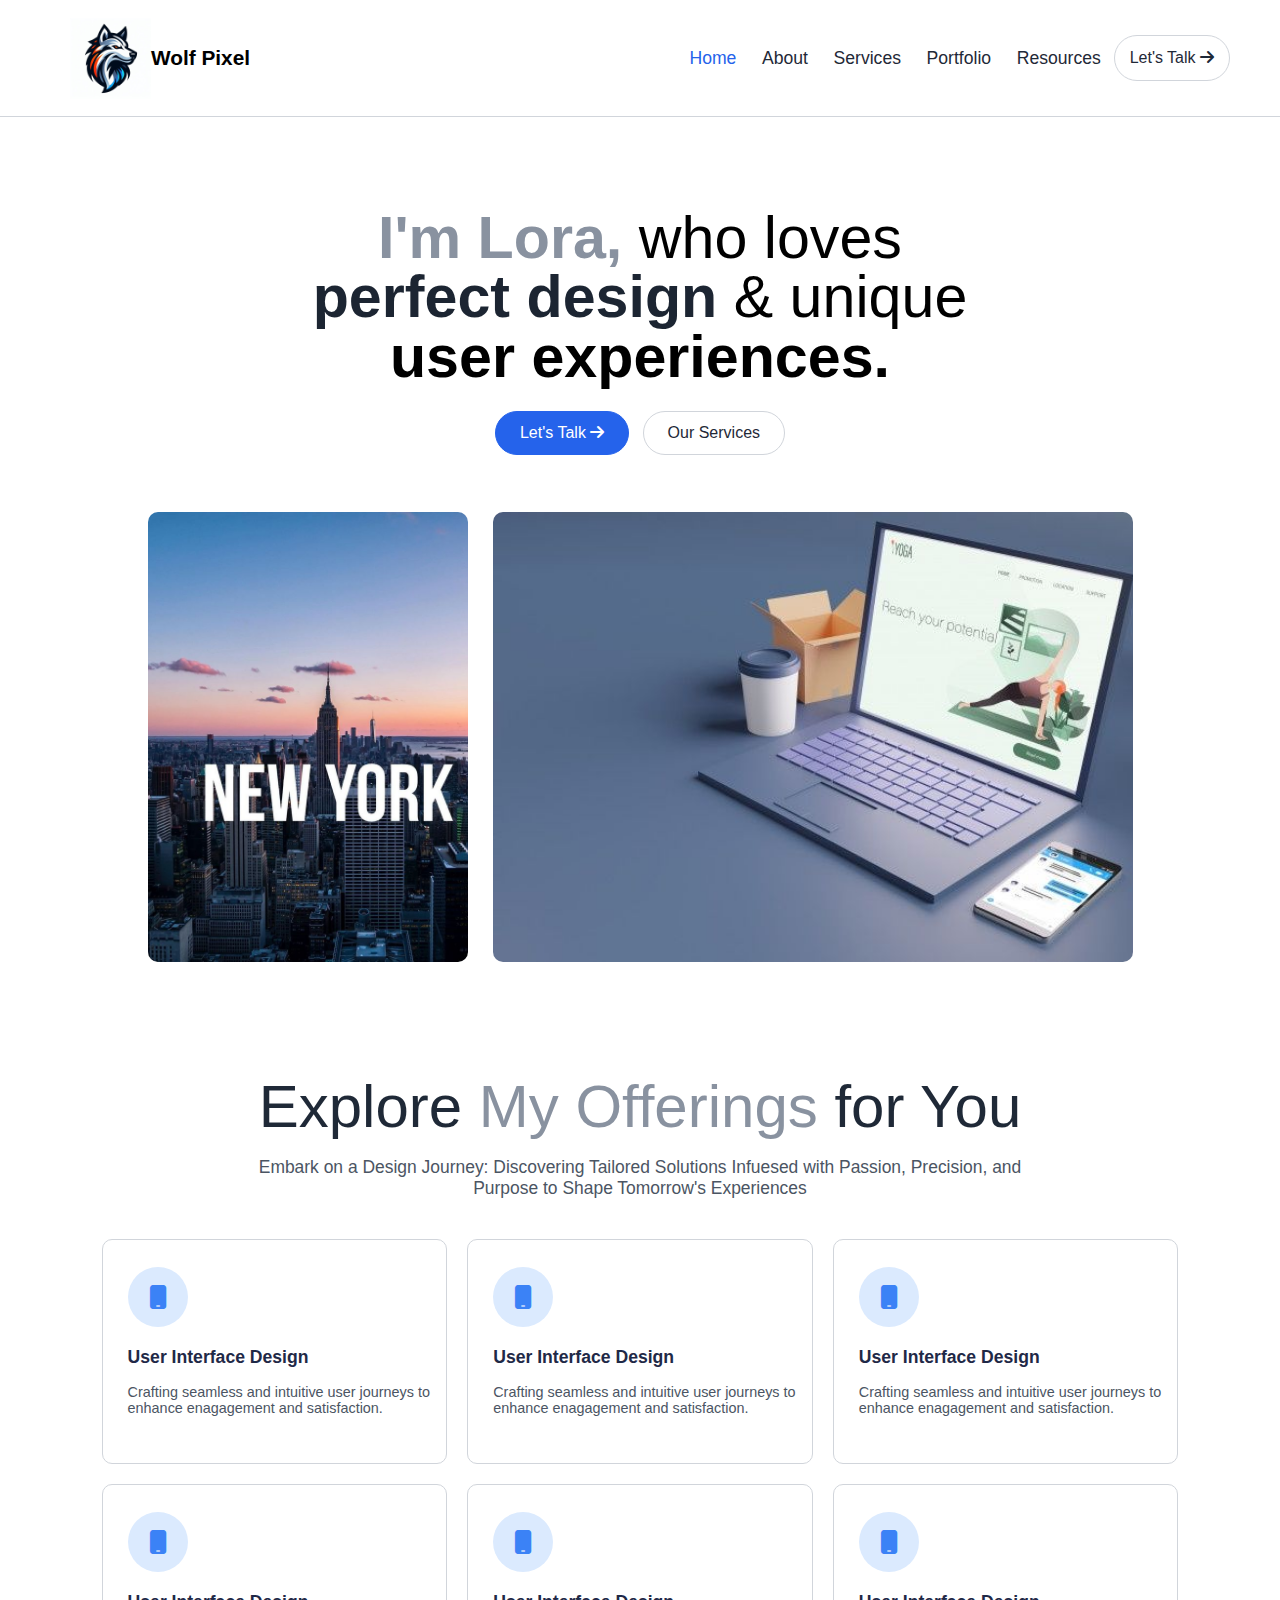
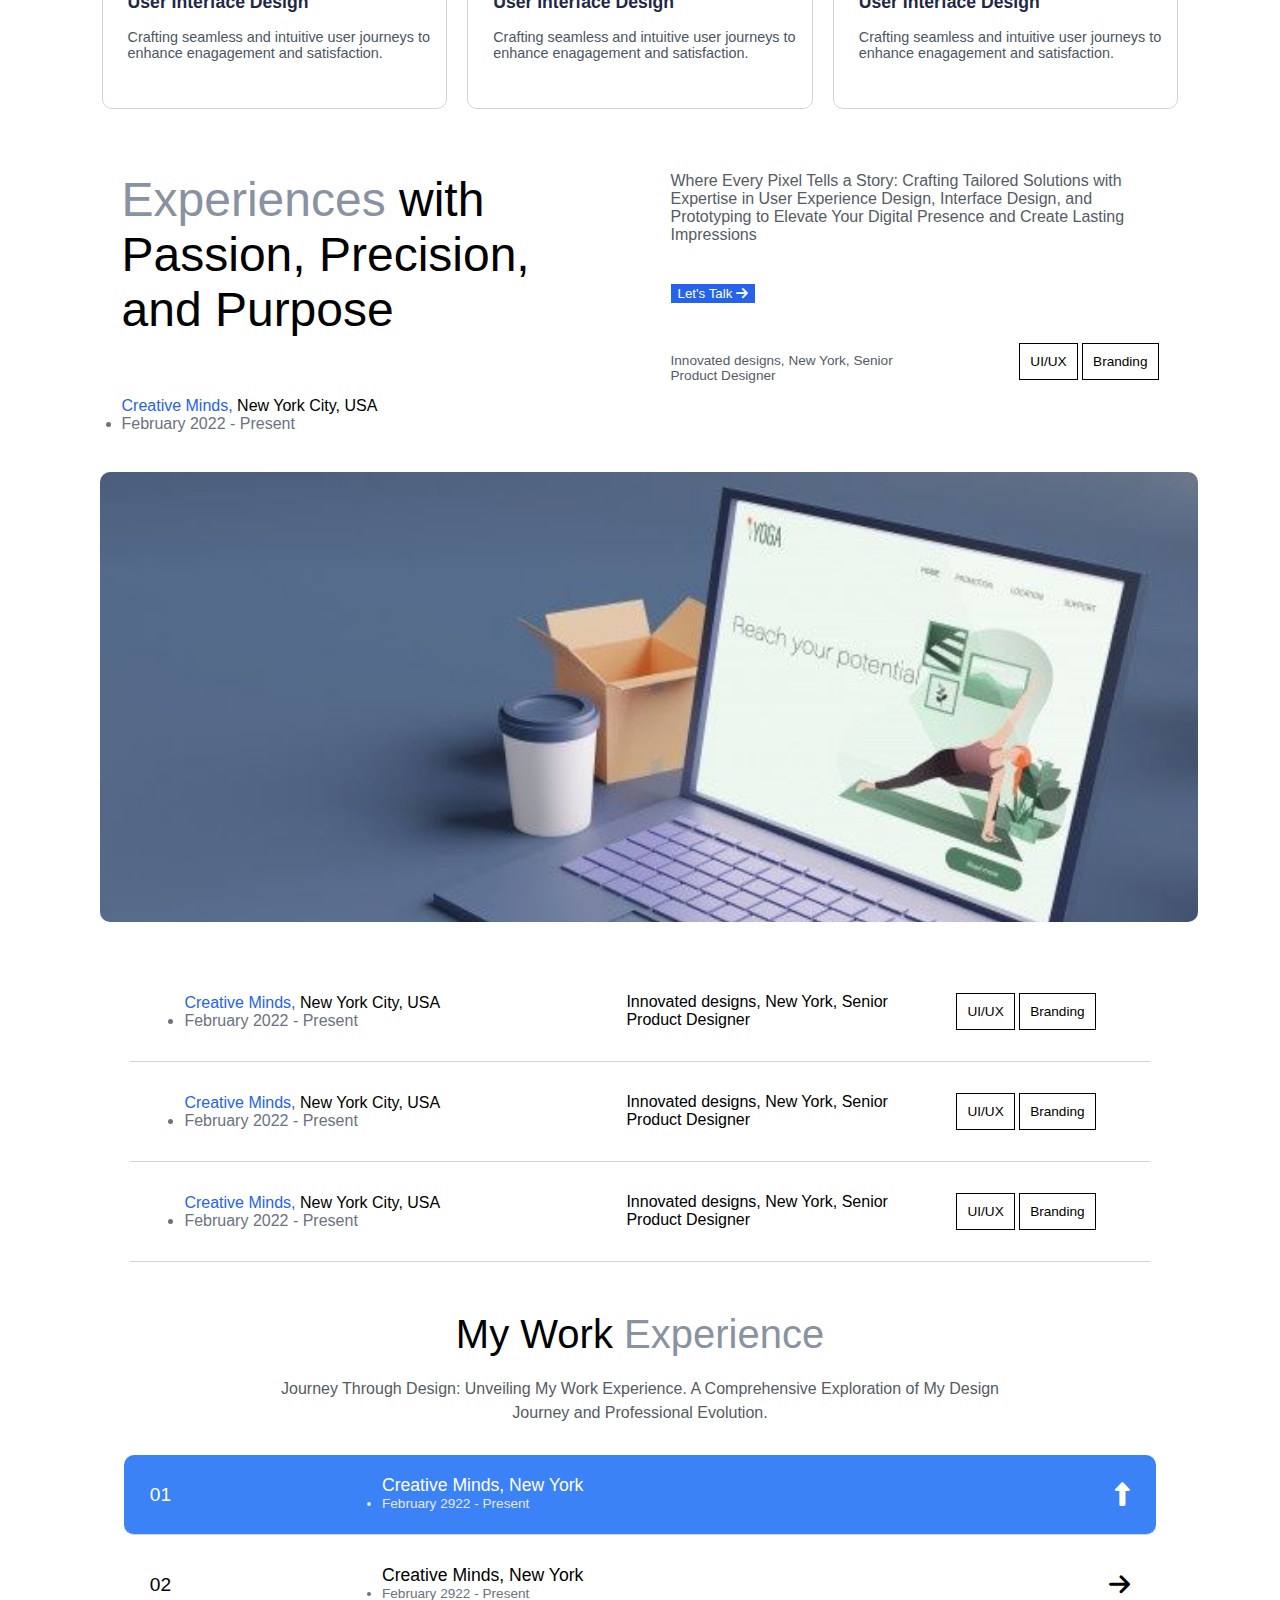
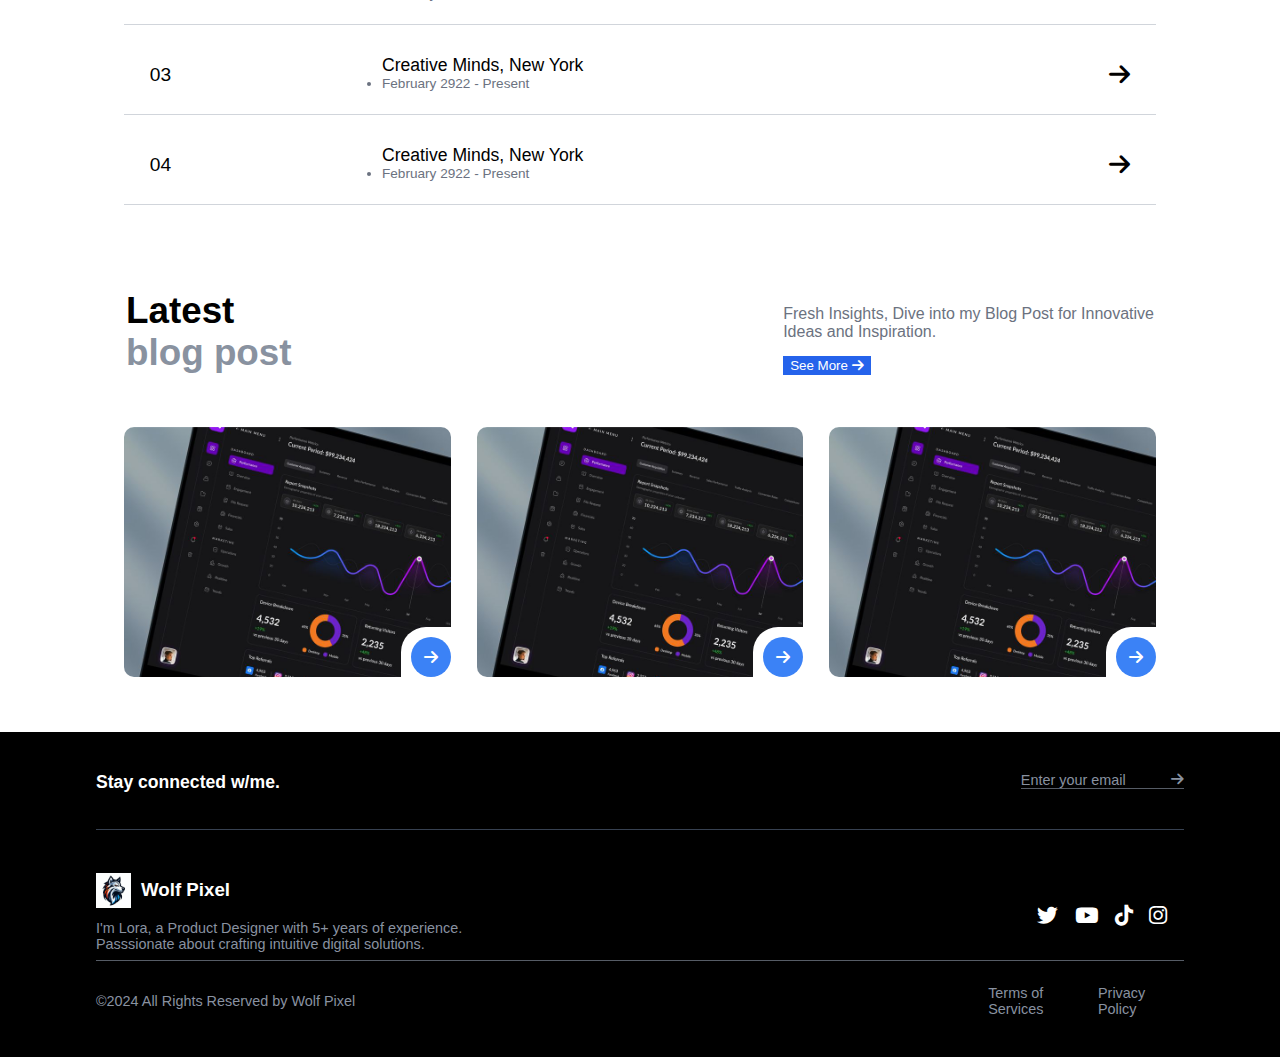
<file: index.html>
<!DOCTYPE html>
<html lang="en">
<head>
    <meta charset="UTF-8">
    <meta name="viewport" content="width=device-width, initial-scale=1.0">
    <title>Create Next App</title>
    <link rel="stylesheet" href="https://cdnjs.cloudflare.com/ajax/libs/font-awesome/6.7.2/css/all.min.css" integrity="sha512-Evv84Mr4kqVGRNSgIGL/F/aIDqQb7xQ2vcrdIwxfjThSH8CSR7PBEakCr51Ck+w+/U6swU2Im1vVX0SVk9ABhg==" crossorigin="anonymous" referrerpolicy="no-referrer" />
    <link rel="stylesheet" href="style.css">
</head>
<body>
    <header>
        <div class="navbar">
            <div class="logo">
                <div class="logo-img"></div>
                Wolf Pixel
            </div>
            <div class="humburger">
                <i class="fa-solid fa-bars"></i>
            </div>
            <ul class="nav-menu">
                <li><a href="index.html" class="active">Home</a></li>
                <li><a href="about.html">About</a></li>
                <li><a href="services.html">Services</a></li>
                <li><a href="portfolio.html">Portfolio</a></li>
                <li><a href="">Resources</a></li>
                    <button class="nav-btn">
                        <a href="contact.html">Let's Talk <i class="fa-solid fa-arrow-right"></i></a>
                    </button> 
            </ul>  
        </div>
    </header>
    <main>
        <div class="intro">
            <h1><span style="color: #8992A0;"> I'm Lora, </span> who loves <br>
                <span style="color: #1C2532">perfect design</span> & unique<br> 
                <span>user experiences.</span></h1>
            <div class="intro-button">
                <button class="btn-1 btn">Let's Talk <i class="fa-solid fa-arrow-right"></i></button>
                <button class="btn-2 btn">Our Services</button>
            </div>
        </div>
        <div class="hero-section">
            <div class="hero-img1 img"></div>
            <div class="hero-img2 img"></div>
        </div>
        <div class="my-offerings">
            <h1>Explore <span style="color:#8992A0;">My Offerings</span> for You</h1>
            <p>Embark on a Design Journey: Discovering Tailored Solutions Infuesed with Passion, Precision, and <br> Purpose to Shape Tomorrow's Experiences</p>
            <div class="offerings-box">
                <div class="box">
                    <div class="box-item">
                        <div class="box-img"><i class="fa-solid fa-mobile"></i></div>
                        <h4>User Interface Design</h4>
                        <p>Crafting seamless and intuitive user journeys to enhance enagagement and satisfaction.</p>
                    </div>
                </div>
                <div class="box">
                    <div class="box-item">
                        <div class="box-img"><i class="fa-solid fa-mobile"></i></div>
                        <h4>User Interface Design</h4>
                        <p>Crafting seamless and intuitive user journeys to enhance enagagement and satisfaction.</p>
                    </div>
                </div>
                <div class="box">
                    <div class="box-item">
                        <div class="box-img"><i class="fa-solid fa-mobile"></i></div>
                        <h4>User Interface Design</h4>
                        <p>Crafting seamless and intuitive user journeys to enhance enagagement and satisfaction.</p>
                    </div>
                </div>
                <div class="box">
                    <div class="box-item">
                        <div class="box-img"><i class="fa-solid fa-mobile"></i></div>
                        <h4>User Interface Design</h4>
                        <p>Crafting seamless and intuitive user journeys to enhance enagagement and satisfaction.</p>
                    </div>
                </div>
                <div class="box">
                    <div class="box-item">
                        <div class="box-img"><i class="fa-solid fa-mobile"></i></div>
                        <h4>User Interface Design</h4>
                        <p>Crafting seamless and intuitive user journeys to enhance enagagement and satisfaction.</p>
                    </div>
                </div>
                <div class="box">
                    <div class="box-item">
                        <div class="box-img"><i class="fa-solid fa-mobile"></i></div>
                        <h4>User Interface Design</h4>
                        <p>Crafting seamless and intuitive user journeys to enhance enagagement and satisfaction.</p>
                    </div>
                </div>
            </div>
        </div>
        <div class="my-experience">
            <div class="exp-box">
                <div class="exp-box1">
                    <h1><span style="color: #8992A0;">Experiences</span> with <br> Passion, Precision,<br>and Purpose</h1>
                    <p><span style="color: #2563EB;">Creative Minds,</span> New York City, USA</p>
                    <li>February 2022 - Present</li>
                </div>
                <div class="exp-box2">
                    <p>Where Every Pixel Tells a Story: Crafting Tailored Solutions with <br> Expertise in User Experience Design, Interface Design, and <br>Prototyping to Elevate Your Digital Presence and Create Lasting Impressions</p>
                    <button class="btn-1 button">
                        <a href="">Let's Talk <i class="fa-solid fa-arrow-right"></i></a>
                    </button> 
                    <div class="exp-box2-items">
                        <p>Innovated designs, New York, Senior<br>Product Designer</p>
                        <div class="exp-btn">
                            <button>UI/UX</button>
                            <button>Branding</button>
                        </div> 
                    </div>
                </div>
            </div>
            
            <div class="exp-img">
            </div>
            <div class="experience">
                <div class="experience-location lst">
                    <p><span style="color: #2563EB;">Creative Minds,</span> New York City, USA</p>
                    <li>February 2022 - Present</li>
                </div>
                <div class="experience-detail">
                    Innovated designs, New York, Senior<br>Product Designer</p>
                    <div class="exp-btn">
                        <button>UI/UX</button>
                        <button>Branding</button>
                    </div>
                </div>      
            </div>
            <div class="experience">
                <div class="experience-location lst">
                    <p><span style="color: #2563EB;">Creative Minds,</span> New York City, USA</p>
                    <li>February 2022 - Present</li>
                </div>
                <div class="experience-detail">
                    Innovated designs, New York, Senior<br>Product Designer</p>
                    <div class="exp-btn">
                        <button>UI/UX</button>
                        <button>Branding</button>
                    </div>
                </div>     
            </div>
            <div class="experience">
                <div class="experience-location lst">
                    <p><span style="color: #2563EB;">Creative Minds,</span> New York City, USA</p>
                    <li>February 2022 - Present</li>
                </div>
                <div class="experience-detail">
                    Innovated designs, New York, Senior<br>Product Designer</p>
                    <div class="exp-btn">
                        <button>UI/UX</button>
                        <button>Branding</button>
                    </div>
                </div>     
            </div>
        </div>
        <div class="my-work">
            <h1>My Work <span style="color:#8992A0;">Experience</span></h1>
            <p>Journey Through Design: Unveiling My Work Experience. A Comprehensive Exploration of My Design <br>
            Journey and Professional Evolution.</p>
            <div class="my-work-list" style="background-color: #3B82F6; color: #ffffff; border-radius: 10px;">
                <div class="work-index">
                    <div class="index">01</div>
                </div>
                <div class="work-address">
                    Creative Minds, New York
                    <li style="color: #E5E7EB;">February 2922 - Present</li>
                </div>
                <div class="work-icon"><i class="fa-solid fa-up-long"></i></div>
            </div>
            <div class="my-work-list">
                <div class="work-index">
                    <div class="index">02</div>
                </div>
                <div class="work-address">
                    Creative Minds, New York
                    <li>February 2922 - Present</li>
                </div>
                <div class="work-icon"><i class="fa-solid fa-arrow-right"></i></div>
            </div>
            <div class="my-work-list">
                <div class="work-index">
                    <div class="index">03</div>
                </div>
                <div class="work-address">
                    Creative Minds, New York
                    <li>February 2922 - Present</li>
                </div>
                <div class="work-icon"><i class="fa-solid fa-arrow-right"></i></div>
            </div>
            <div class="my-work-list">
                <div class="work-index">
                    <div class="index">04</div>
                </div>
                <div class="work-address">
                    Creative Minds, New York
                    <li>February 2922 - Present</li>
                </div>
                <div class="work-icon"><i class="fa-solid fa-arrow-right"></i></div>
            </div>
        </div>  
        <div class="blog-post">
            <div class="blog-text">
                <h1>Latest <br><span style="color: #8992A0;">blog post</span></h1>
                <div class="blog-details">
                    <p>Fresh Insights, Dive into my Blog Post for Innovative <br>
                     Ideas and Inspiration.</p>
                     <button class="btn-1 button">
                        <a href="">See More <i class="fa-solid fa-arrow-right"></i></a>
                    </button>
                </div>
            </div>
            <div class="blog-boxes">
                <div class="blog-box">
                    <div class="blog-icon-outside">
                        <div class="blog-icon">
                            <i class="fa-solid fa-arrow-right"></i>
                        </div>
                    </div>
                </div>
                <div class="blog-box">
                    <div class="blog-icon-outside">
                        <div class="blog-icon">
                            <i class="fa-solid fa-arrow-right"></i>
                        </div>
                    </div>
                </div>
                <div class="blog-box">
                    <div class="blog-icon-outside">
                        <div class="blog-icon">
                            <i class="fa-solid fa-arrow-right"></i>
                        </div>
                    </div>
                </div>
            </div>
        </div>
    </main>
    <footer>
        <div class="footer-1">
            Stay connected w/me.
            <div class="foot-mail">
                <p>Enter your email</p>
                <i class="fa-solid fa-arrow-right"></i>
            </div>
        </div>
        <div class="footer-2">
            <div class="foot-logo-item">
                <div class="item-logo">
                    <div class="foot-logo"></div>
                    <h3>Wolf Pixel</h3>
                </div>
            <p>I'm Lora, a Product Designer with 5+ years of experience. <br>
            Passsionate about crafting intuitive digital solutions.</p>
            </div>
            <div class="foot-icon">
                <i class="fa-brands fa-twitter"></i>
                <i class="fa-brands fa-youtube"></i>
                <i class="fa-brands fa-tiktok"></i>
                <i class="fa-brands fa-instagram"></i>
            </div>
        </div>
        <div class="footer-3">
            <p>©2024 All Rights Reserved by Wolf Pixel</p>
            <div class="foot-policy">
                <a href="">Terms of Services</a>
                <a href="">Privacy Policy</a>
            </div>
        </div>
    </footer>
    <script src="script.js"></script>
</body>
</html>
</file>
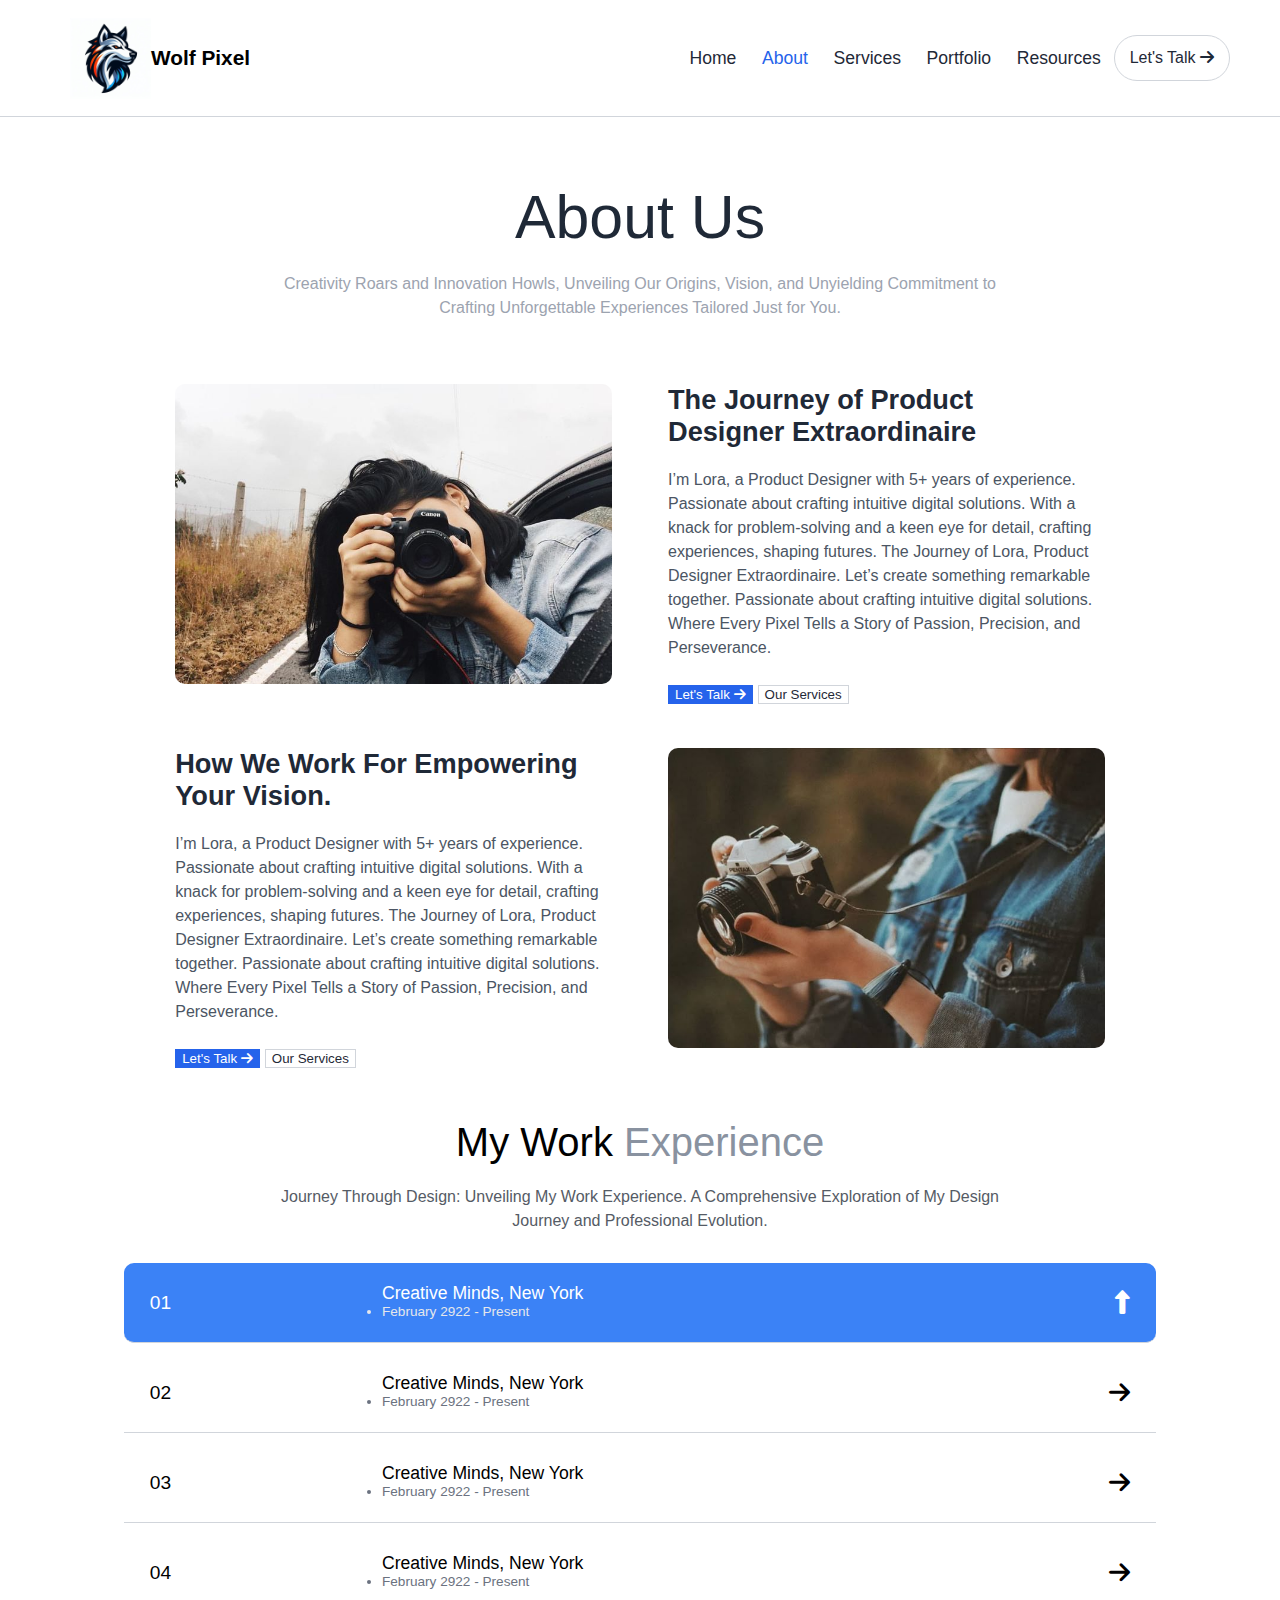
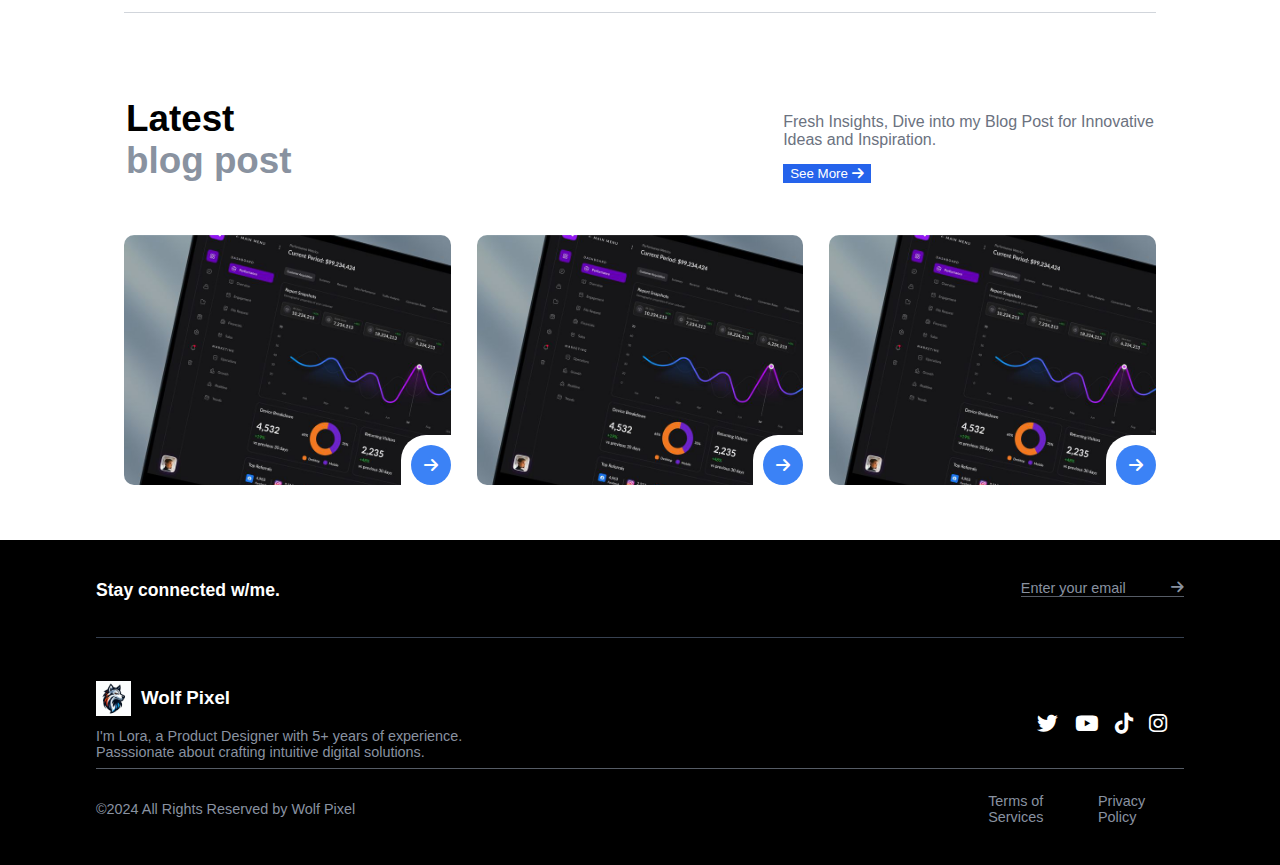
<file: about.html>
<!DOCTYPE html>
<html lang="en">
<head>
    <meta charset="UTF-8">
    <meta name="viewport" content="width=device-width, initial-scale=1.0">
    <title>Create Next App</title>
    <link rel="stylesheet" href="https://cdnjs.cloudflare.com/ajax/libs/font-awesome/6.7.2/css/all.min.css" integrity="sha512-Evv84Mr4kqVGRNSgIGL/F/aIDqQb7xQ2vcrdIwxfjThSH8CSR7PBEakCr51Ck+w+/U6swU2Im1vVX0SVk9ABhg==" crossorigin="anonymous" referrerpolicy="no-referrer" />
    <link rel="stylesheet" href="style.css">
</head>
<body>
    <header>
        <div class="navbar">
            <div class="logo">
                <div class="logo-img"></div>
                Wolf Pixel
            </div>
            <div class="humburger">
                <i class="fa-solid fa-bars"></i>
            </div>
            <ul class="nav-menu">
                <li><a href="index.html">Home</a></li>
                <li><a href="about.html" class="active">About</a></li>
                <li><a href="services.html">Services</a></li>
                <li><a href="portfolio.html">Portfolio</a></li>
                <li><a href="">Resources</a></li>
                    <button class="nav-btn">
                        <a href="contact.html">Let's Talk <i class="fa-solid fa-arrow-right"></i></a>
                    </button> 
            </ul>  
        </div>
    </header>
    <main>
        <div class="about-heading">
            <h1>About Us</h1>
            <p>Creativity Roars and Innovation Howls, Unveiling Our Origins, Vision, and Unyielding Commitment to <br>
            Crafting Unforgettable Experiences Tailored Just for You.</p>
        </div>
        <div class="about-container">
            <div class="about-row">
                <div class="about-img"></div>
                <div class="about-desc">
                    <h2>The Journey of Product <br> Designer Extraordinaire</h2>
                    <p>I’m Lora, a Product Designer with 5+ years of experience. Passionate about crafting intuitive digital solutions. With a knack for problem-solving and a keen eye for detail, crafting experiences, shaping futures. The Journey of Lora, Product Designer Extraordinaire. Let’s create something remarkable together. Passionate about crafting intuitive digital solutions. Where Every Pixel Tells a Story of Passion, Precision, and Perseverance.</p>
                    <div class="about-buttons">
                        <button class="btn-1 button">Let's Talk <i class="fa-solid fa-arrow-right"></i></button>
                        <button class="btn-2 button">Our Services</button>
                    </div>
                </div>
            </div>

            <div class="about-row">
                <div class="about-desc">
                    <h2>How We Work For Empowering<br> Your Vision.</h2>
                    <p>I’m Lora, a Product Designer with 5+ years of experience. Passionate about crafting intuitive digital solutions. With a knack for problem-solving and a keen eye for detail, crafting experiences, shaping futures. The Journey of Lora, Product Designer Extraordinaire. Let’s create something remarkable together. Passionate about crafting intuitive digital solutions. Where Every Pixel Tells a Story of Passion, Precision, and Perseverance.</p>
                    <div class="about-buttons">
                        <button class="btn-1 button">Let's Talk <i class="fa-solid fa-arrow-right"></i></button>
                        <button class="btn-2 button">Our Services</button>
                    </div>
                </div>
                <div class="about-img" style="background-image: url('img/about2.jpg'); background-size: cover;"></div>
            </div>
        </div>
        <div class="my-work">
            <h1>My Work <span style="color:#8992A0;">Experience</span></h1>
            <p>Journey Through Design: Unveiling My Work Experience. A Comprehensive Exploration of My Design <br>
            Journey and Professional Evolution.</p>
            <div class="my-work-list" style="background-color: #3B82F6; color: #ffffff; border-radius: 10px;">
                <div class="work-index">
                    <div class="index">01</div>
                </div>
                <div class="work-address">
                    Creative Minds, New York
                    <li style="color: #E5E7EB;">February 2922 - Present</li>
                </div>
                <div class="work-icon"><i class="fa-solid fa-up-long"></i></div>
            </div>
            <div class="my-work-list">
                <div class="work-index">
                    <div class="index">02</div>
                </div>
                <div class="work-address">
                    Creative Minds, New York
                    <li>February 2922 - Present</li>
                </div>
                <div class="work-icon"><i class="fa-solid fa-arrow-right"></i></div>
            </div>
            <div class="my-work-list">
                <div class="work-index">
                    <div class="index">03</div>
                </div>
                <div class="work-address">
                    Creative Minds, New York
                    <li>February 2922 - Present</li>
                </div>
                <div class="work-icon"><i class="fa-solid fa-arrow-right"></i></div>
            </div>
            <div class="my-work-list">
                <div class="work-index">
                    <div class="index">04</div>
                </div>
                <div class="work-address">
                    Creative Minds, New York
                    <li>February 2922 - Present</li>
                </div>
                <div class="work-icon"><i class="fa-solid fa-arrow-right"></i></div>
            </div>
        </div>  
        <div class="blog-post">
            <div class="blog-text">
                <h1>Latest <br><span style="color: #8992A0;">blog post</span></h1>
                <div class="blog-details">
                    <p>Fresh Insights, Dive into my Blog Post for Innovative <br>
                     Ideas and Inspiration.</p>
                     <button class="btn-1 button">
                        <a href="">See More <i class="fa-solid fa-arrow-right"></i></a>
                    </button>
                </div>
            </div>
            <div class="blog-boxes">
                <div class="blog-box">
                    <div class="blog-icon-outside">
                        <div class="blog-icon">
                            <i class="fa-solid fa-arrow-right"></i>
                        </div>
                    </div>
                </div>
                <div class="blog-box">
                    <div class="blog-icon-outside">
                        <div class="blog-icon">
                            <i class="fa-solid fa-arrow-right"></i>
                        </div>
                    </div>
                </div>
                <div class="blog-box">
                    <div class="blog-icon-outside">
                        <div class="blog-icon">
                            <i class="fa-solid fa-arrow-right"></i>
                        </div>
                    </div>
                </div>
            </div>
        </div>
    </main>
    <footer>
        <div class="footer-1">
            Stay connected w/me.
            <div class="foot-mail">
                <p>Enter your email</p>
                <i class="fa-solid fa-arrow-right"></i>
            </div>
        </div>
        <div class="footer-2">
            <div class="foot-logo-item">
                <div class="item-logo">
                    <div class="foot-logo"></div>
                    <h3>Wolf Pixel</h3>
                </div>
            <p>I'm Lora, a Product Designer with 5+ years of experience. <br>
            Passsionate about crafting intuitive digital solutions.</p>
            </div>
            <div class="foot-icon">
                <i class="fa-brands fa-twitter"></i>
                <i class="fa-brands fa-youtube"></i>
                <i class="fa-brands fa-tiktok"></i>
                <i class="fa-brands fa-instagram"></i>
            </div>
        </div>
        <div class="footer-3">
            <p>©2024 All Rights Reserved by Wolf Pixel</p>
            <div class="foot-policy">
                <a href="">Terms of Services</a>
                <a href="">Privacy Policy</a>
            </div>
        </div>
    </footer>
    <script src="script.js"></script>
</body>
</html>
</file>
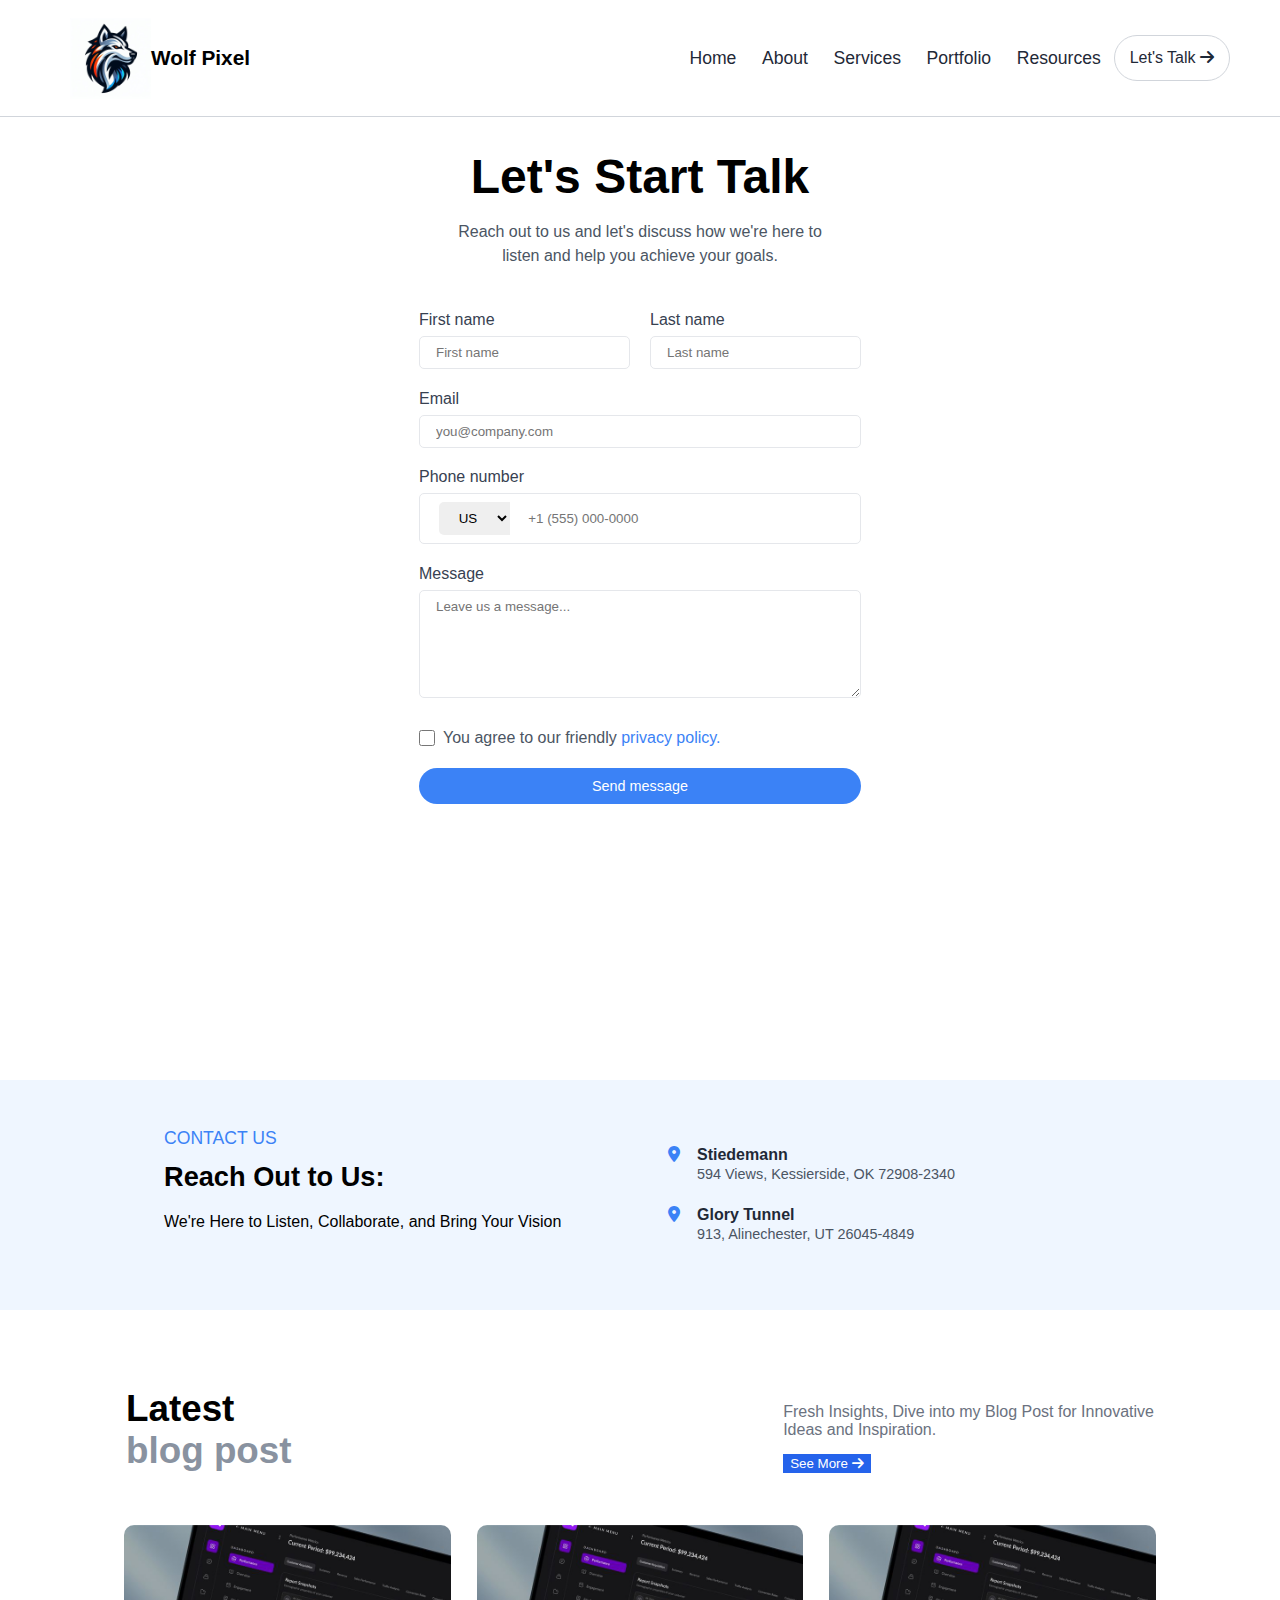
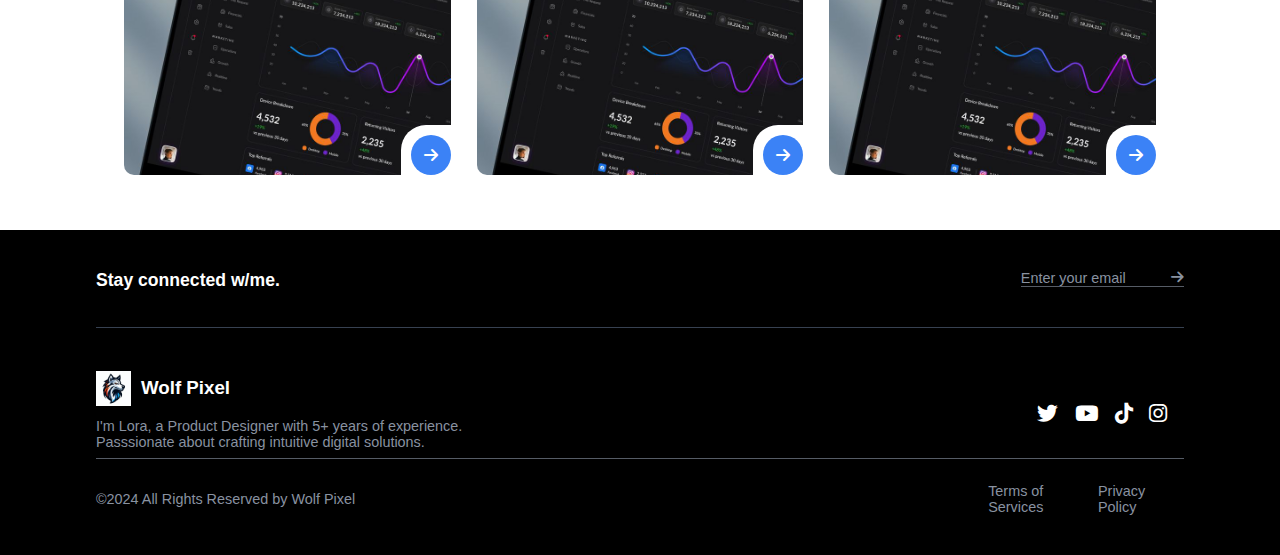
<file: contact.html>
<!DOCTYPE html>
<html lang="en">
<head>
    <meta charset="UTF-8">
    <meta name="viewport" content="width=device-width, initial-scale=1.0">
    <title>Contact</title>
    <link rel="stylesheet" href="https://cdnjs.cloudflare.com/ajax/libs/font-awesome/6.7.2/css/all.min.css" integrity="sha512-Evv84Mr4kqVGRNSgIGL/F/aIDqQb7xQ2vcrdIwxfjThSH8CSR7PBEakCr51Ck+w+/U6swU2Im1vVX0SVk9ABhg==" crossorigin="anonymous" referrerpolicy="no-referrer" />
    <link rel="stylesheet" href="style.css">
</head>
<body>
    <header>
        <div class="navbar">
            <div class="logo">
                <div class="logo-img"></div>
                Wolf Pixel
            </div>
            <div class="humburger">
                <i class="fa-solid fa-bars"></i>
            </div>
            <ul class="nav-menu">
                <li><a href="index.html">Home</a></li>
                <li><a href="about.html">About</a></li>
                <li><a href="services.html">Services</a></li>
                <li><a href="portfolio.html">Portfolio</a></li>
                <li><a href="">Resources</a></li>
                    <button class="nav-btn">
                        <a href="contact.html">Let's Talk <i class="fa-solid fa-arrow-right"></i></a>
                    </button> 
            </ul>  
        </div>
    </header>
    <main>
       <div class="contact">
            <h1>Let's Start Talk</h1>
            <p>Reach out to us and let's discuss how we're here to <br>
            listen and help you achieve your goals.</p>
            <div class="form">
                <form action="" id="myform">
                    <div class="fullname">
                        <div class="fname">
                            <label for="fname" class="form-label">First name</label><br>
                            <input type="text" placeholder = "First name" id="fname" class = "form-border">
                            <p id = "fnameMsg" class = "hiddenMsg"></p>
                        </div>

                        <div class="lname">
                            <label for="lname" class="form-label">Last name</label><br>
                            <input type="text" placeholder="Last name" id="lname" class = "form-border">
                            <p  id = "lnameMsg" class = "hiddenMsg"></p>
                        </div>
                    </div>
                    
                    <label for="email" class="form-label">Email</label><br>
                        <input type="email" placeholder="you@company.com" id="email" style="width:100%;" class = "form-border"><br>
                        <p id="emailMsg" class = "hiddenMsg"></p>

                    <label for="phone" class="form-label">Phone number</label><br>
                    <div class="form-phone form-border">
                        <select name="country" id="">
                            <option value="US">US</option>
                            <option value="IN">IN</option>
                            <option value="NP">NP</option>
                        </select>
                        <input type="tel" placeholder="+1 (555) 000-0000" id="phone"><br>
                    </div>
                    <p id="phoneMsg" class = "hiddenMsg"></p>
                
                    <label for="message" class="form-label">Message</label><br>
                    <textarea name="message" id="msg" placeholder="Leave us a message..." rows="6" class = "form-border" style="width: 100%;"></textarea>
                    <p id ="textMsg" class ="hiddenMsg"></p>

                    <label for="privacy">
                        <div class="form-privacy">
                            <input type="checkbox" id="privacy">
                            <p>You agree to our friendly <span style="color: #3B82f6;">privacy policy.</span></p>
                        </div> 
                        <p id="privacyMsg" class="hiddenMsg"></p>   
                    </label>
                    <br>
                    <button type="submit" style="width:100%;">Send message</button>
                    <!-- <input type="submit" value="Send message " placeholder="Send message" style="width:100%;"> -->
                </form>
            </div>
       </div> 
       <div class="contact-location">
            <div class="contact-us">
                <h2>CONTACT US</h2>
                <h1>Reach Out to Us:</h1>
                <p>We're Here to Listen, Collaborate, and Bring Your Vision</p>
            </div>
            <div class="contact-add">
                <div class="location-icon">
                    <div class="contact-icon">
                        <i class="fa-solid fa-location-dot"></i>
                    </div>
                    <div class="contact-address">
                        <h3>Stiedemann</h3>
                        <p>594 Views, Kessierside, OK 72908-2340</p>
                    </div>
                </div>
                <div class="location-icon">
                    <div class="contact-icon">
                        <i class="fa-solid fa-location-dot"></i>
                    </div>
                    <div class="contact-address">
                        <h3>Glory Tunnel</h3>
                        <p>913, Alinechester, UT 26045-4849</p>
                    </div>
                </div>
            </div>
            
       </div>
       <div class="blog-post">
        <div class="blog-text">
            <h1>Latest <br><span style="color: #8992A0;">blog post</span></h1>
            <div class="blog-details">
                <p>Fresh Insights, Dive into my Blog Post for Innovative <br>
                 Ideas and Inspiration.</p>
                 <button class="btn-1 button">
                    <a href="">See More <i class="fa-solid fa-arrow-right"></i></a>
                </button>
            </div>
        </div>
        <div class="blog-boxes">
            <div class="blog-box">
                <div class="blog-icon-outside">
                    <div class="blog-icon">
                        <i class="fa-solid fa-arrow-right"></i>
                    </div>
                </div>
            </div>
            <div class="blog-box">
                <div class="blog-icon-outside">
                    <div class="blog-icon">
                        <i class="fa-solid fa-arrow-right"></i>
                    </div>
                </div>
            </div>
            <div class="blog-box">
                <div class="blog-icon-outside">
                    <div class="blog-icon">
                        <i class="fa-solid fa-arrow-right"></i>
                    </div>
                </div>
            </div>
        </div>
    </div>
    </main>
    <footer>
        <div class="footer-1">
            Stay connected w/me.
            <div class="foot-mail">
                <p>Enter your email</p>
                <i class="fa-solid fa-arrow-right"></i>
            </div>
        </div>
        <div class="footer-2">
            <div class="foot-logo-item">
                <div class="item-logo">
                    <div class="foot-logo"></div>
                    <h3>Wolf Pixel</h3>
                </div>
            <p>I'm Lora, a Product Designer with 5+ years of experience. <br>
            Passsionate about crafting intuitive digital solutions.</p>
            </div>
            <div class="foot-icon">
                <i class="fa-brands fa-twitter"></i>
                <i class="fa-brands fa-youtube"></i>
                <i class="fa-brands fa-tiktok"></i>
                <i class="fa-brands fa-instagram"></i>
            </div>
        </div>
        <div class="footer-3">
            <p>©2024 All Rights Reserved by Wolf Pixel</p>
            <div class="foot-policy">
                <a href="">Terms of Services</a>
                <a href="">Privacy Policy</a>
            </div>
        </div>
    </footer>
    <script src="script.js"></script>
</body>
</html>
</file>
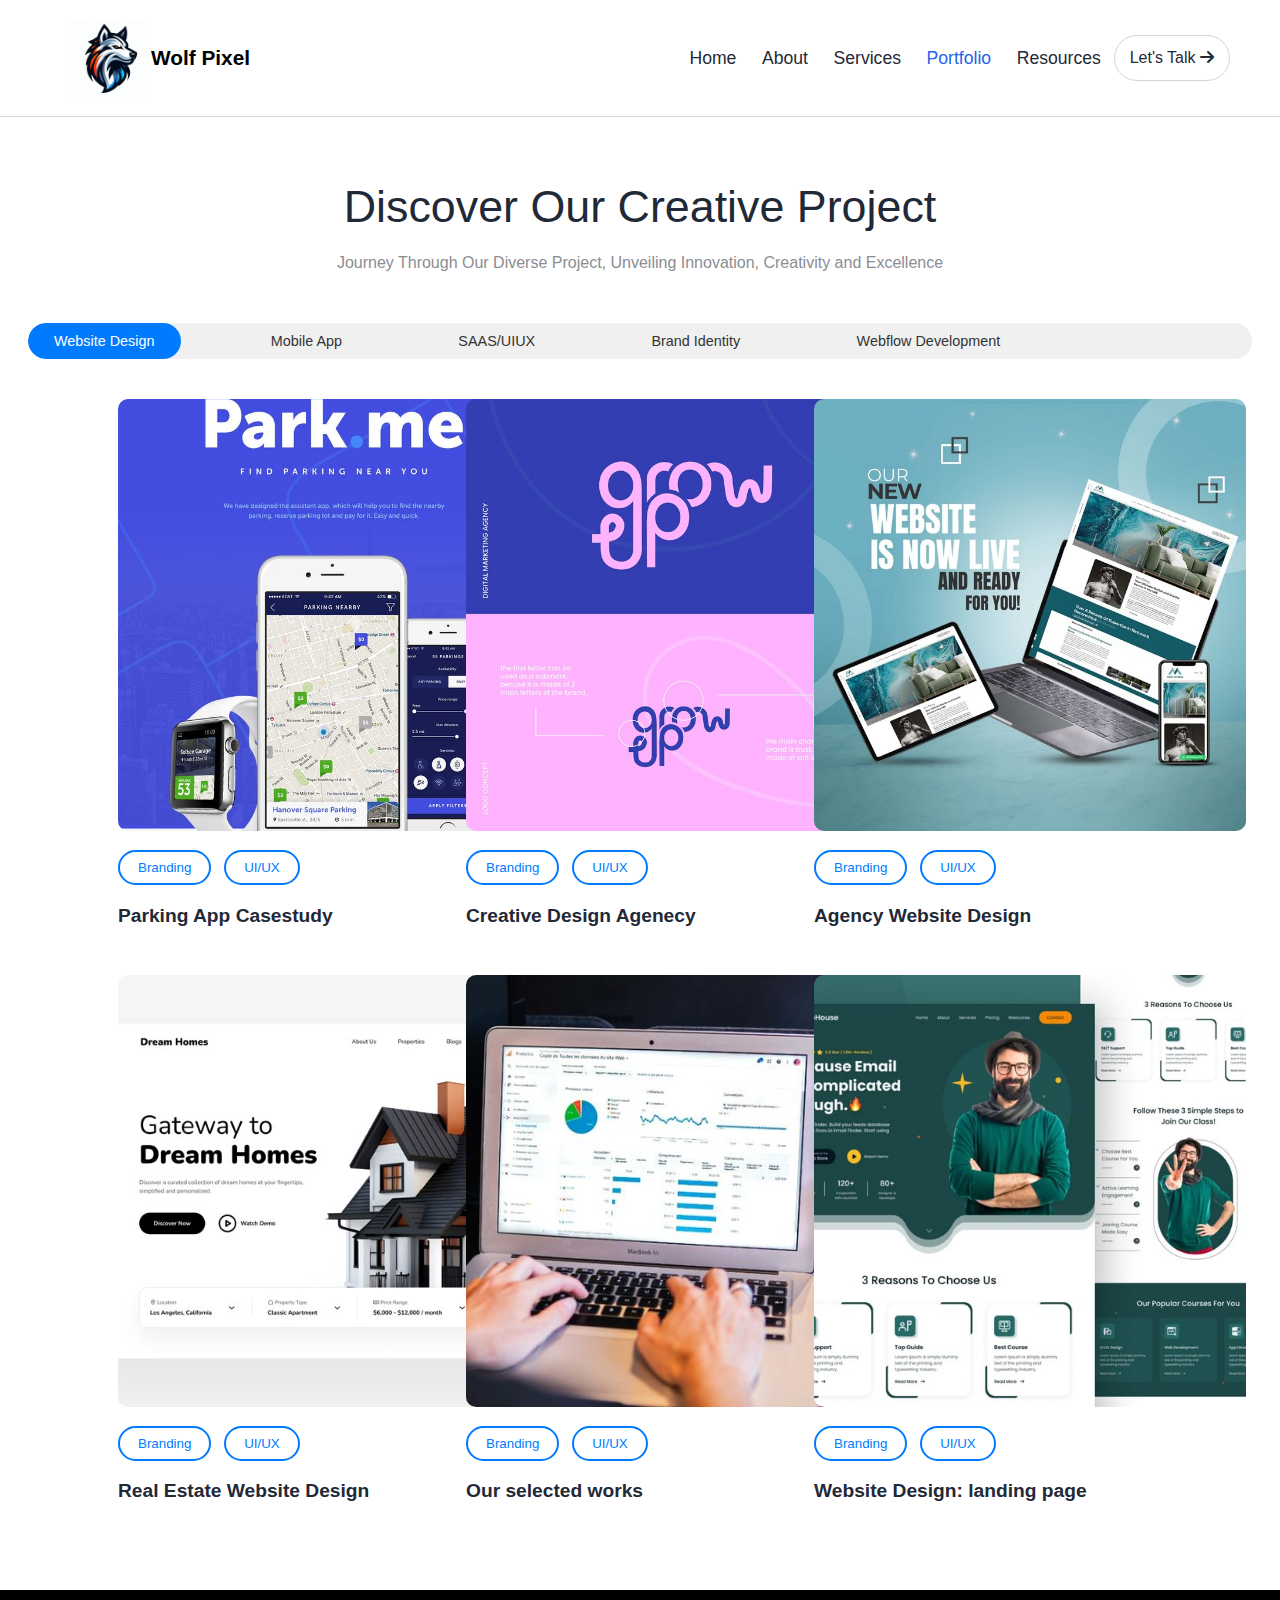
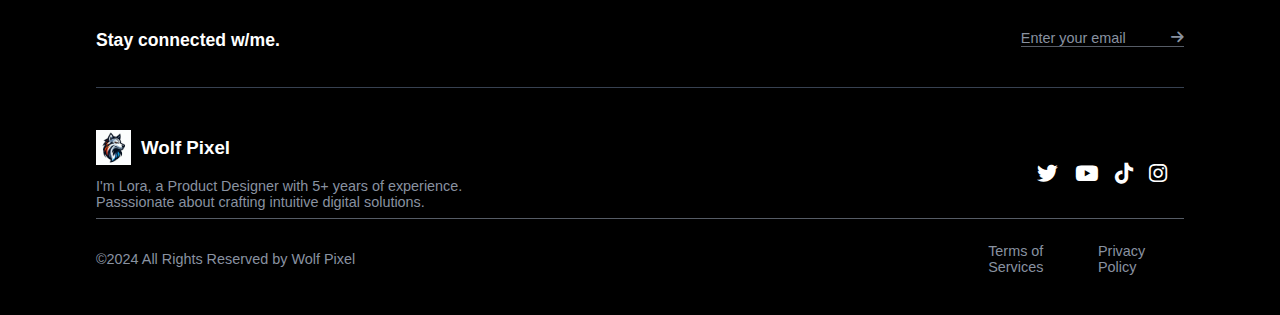
<file: portfolio.html>
<!DOCTYPE html>
<html lang="en">
<head>
    <meta charset="UTF-8">
    <meta name="viewport" content="width=device-width, initial-scale=1.0">
    <title>Create Next App</title>
    <link rel="stylesheet" href="https://cdnjs.cloudflare.com/ajax/libs/font-awesome/6.7.2/css/all.min.css" integrity="sha512-Evv84Mr4kqVGRNSgIGL/F/aIDqQb7xQ2vcrdIwxfjThSH8CSR7PBEakCr51Ck+w+/U6swU2Im1vVX0SVk9ABhg==" crossorigin="anonymous" referrerpolicy="no-referrer" />
    <link rel="stylesheet" href="style.css">
</head>
<body>
    <header>
        <div class="navbar">
            <div class="logo">
                <div class="logo-img"></div>
                Wolf Pixel
            </div>
            <div class="humburger">
                <i class="fa-solid fa-bars"></i>
            </div>
            <ul class="nav-menu">
                <li><a href="index.html">Home</a></li>
                <li><a href="about.html">About</a></li>
                <li><a href="services.html">Services</a></li>
                <li><a href="portfolio.html" class="active">Portfolio</a></li>
                <li><a href="">Resources</a></li>
                    <button class="nav-btn">
                        <a href="contact.html">Let's Talk <i class="fa-solid fa-arrow-right"></i></a>
                    </button> 
            </ul>  
        </div>
    </header>
    <main>
        <div class="portfolio-heading">
            <h1>Discover Our Creative Project</h1>
            <p>Journey Through Our Diverse Project, Unveiling Innovation, Creativity and Excellence</p>
        </div>

        <div class="tab-bar">
            <button class="tab active">Website Design</button>
            <button class="tab">Mobile App</button>
            <button class="tab">SAAS/UIUX</button>
            <button class="tab">Brand Identity</button>
            <button class="tab">Webflow Development</button>
        </div>

        <div class="portfolio-container">
            <div class="port-card">
                <img src="img/port-img3.jpg" alt="Parking App">
                <div class="port-btn">
                    <button>Branding</button>
                    <button>UI/UX</button>
                </div>
                <h3>Parking App Casestudy</h3>
            </div>
            <div class="port-card">
                <img src="img/port-img2.jpg" alt="Parking App">
                <div class="port-btn">
                    <button>Branding</button>
                    <button>UI/UX</button>
                </div>
                <h3>Creative Design Agenecy</h3>
            </div>
            <div class="port-card">
                <img src="img/port-img6.jpg" alt="Parking App">
                <div class="port-btn">
                    <button>Branding</button>
                    <button>UI/UX</button>
                </div>
                <h3>Agency Website Design</h3>
            </div>
            <div class="port-card">
                <img src="img/port-img4.jpg" alt="Parking App">
                <div class="port-btn">
                    <button>Branding</button>
                    <button>UI/UX</button>
                </div>
                <h3>Real Estate Website Design</h3>
            </div>
            <div class="port-card">
                <img src="img/port-img5.jpg" alt="Parking App">
                <div class="port-btn">
                    <button>Branding</button>
                    <button>UI/UX</button>
                </div>
                <h3>Our selected works</h3>
            </div>
            <div class="port-card">
                <img src="img/port-img7.jpg" alt="Parking App">
                <div class="port-btn">
                    <button>Branding</button>
                    <button>UI/UX</button>
                </div>
                <h3>Website Design: landing page</h3>
            </div>
        </div>
    </main>
    <footer>
        <div class="footer-1">
            Stay connected w/me.
            <div class="foot-mail">
                <p>Enter your email</p>
                <i class="fa-solid fa-arrow-right"></i>
            </div>
        </div>
        <div class="footer-2">
            <div class="foot-logo-item">
                <div class="item-logo">
                    <div class="foot-logo"></div>
                    <h3>Wolf Pixel</h3>
                </div>
            <p>I'm Lora, a Product Designer with 5+ years of experience. <br>
            Passsionate about crafting intuitive digital solutions.</p>
            </div>
            <div class="foot-icon">
                <i class="fa-brands fa-twitter"></i>
                <i class="fa-brands fa-youtube"></i>
                <i class="fa-brands fa-tiktok"></i>
                <i class="fa-brands fa-instagram"></i>
            </div>
        </div>
        <div class="footer-3">
            <p>©2024 All Rights Reserved by Wolf Pixel</p>
            <div class="foot-policy">
                <a href="">Terms of Services</a>
                <a href="">Privacy Policy</a>
            </div>
        </div>
    </footer>
    <script src="script.js"></script>
</body>
</html>
</file>
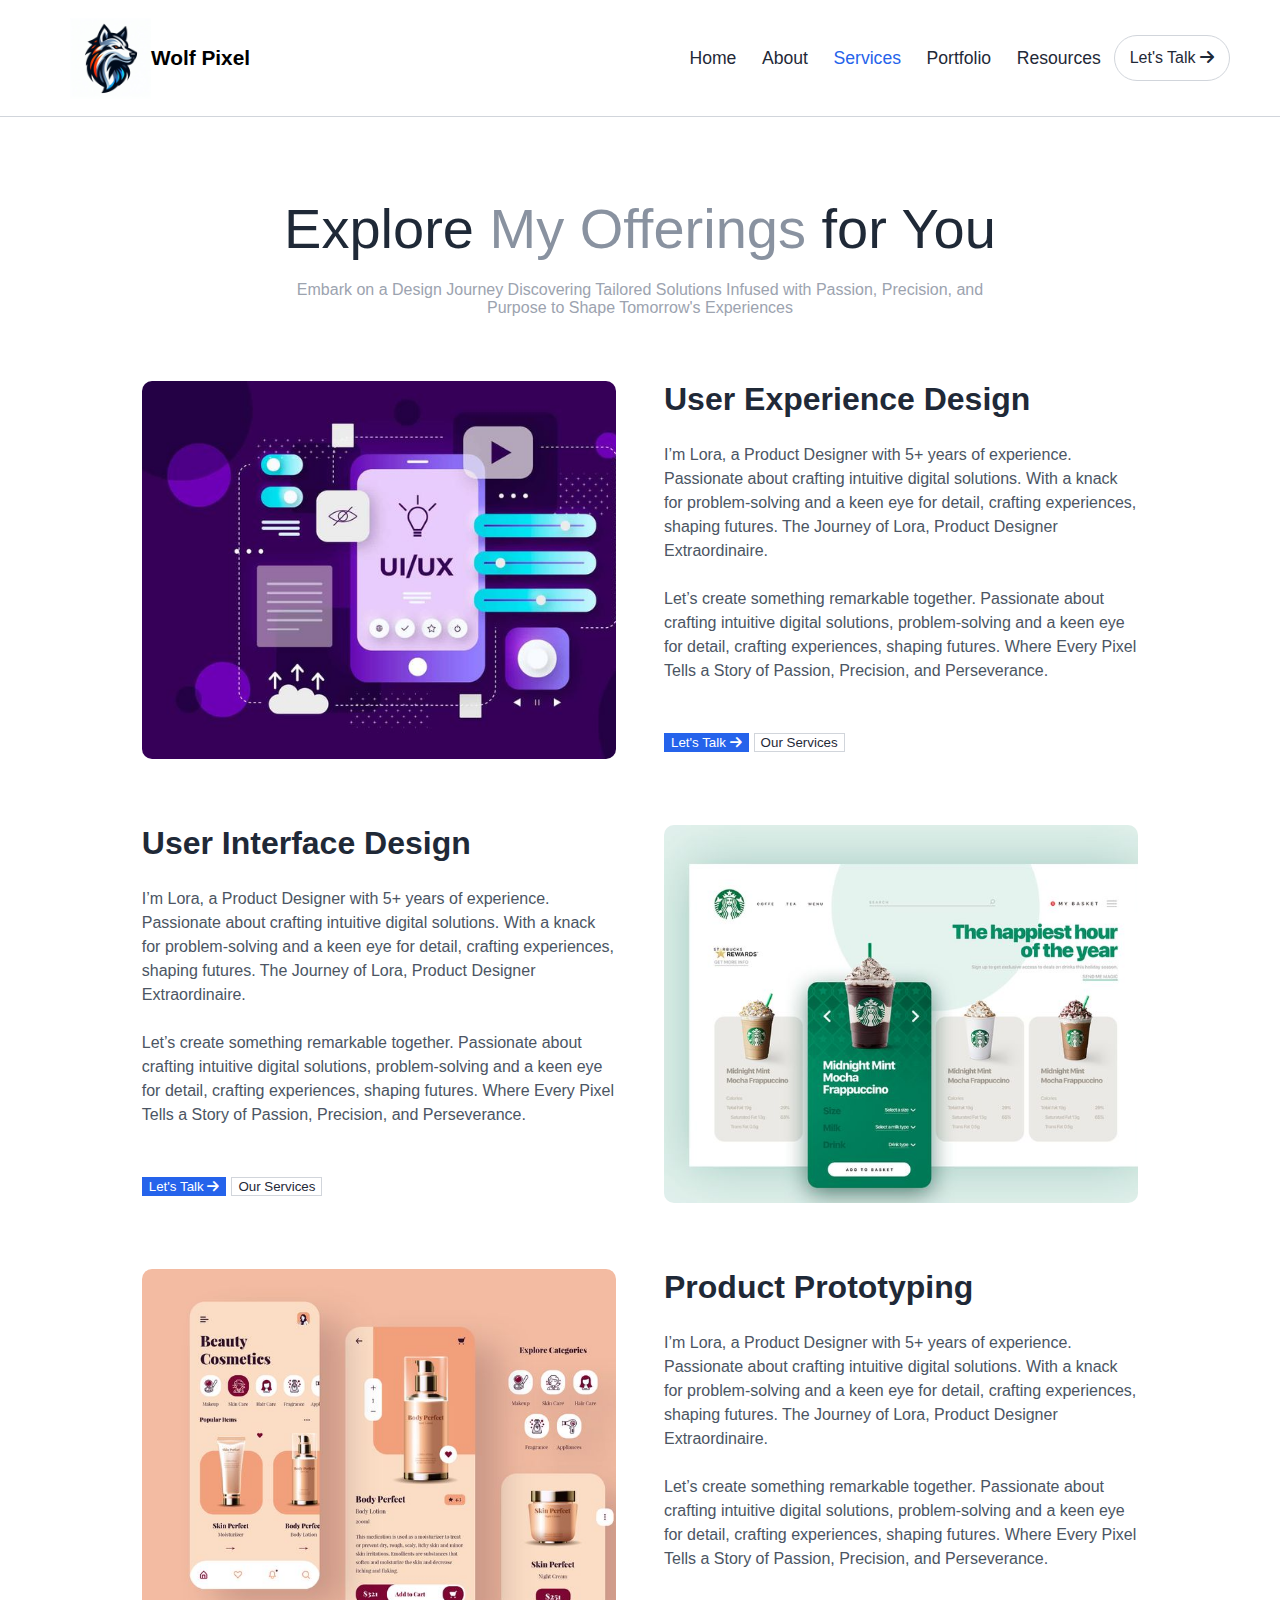
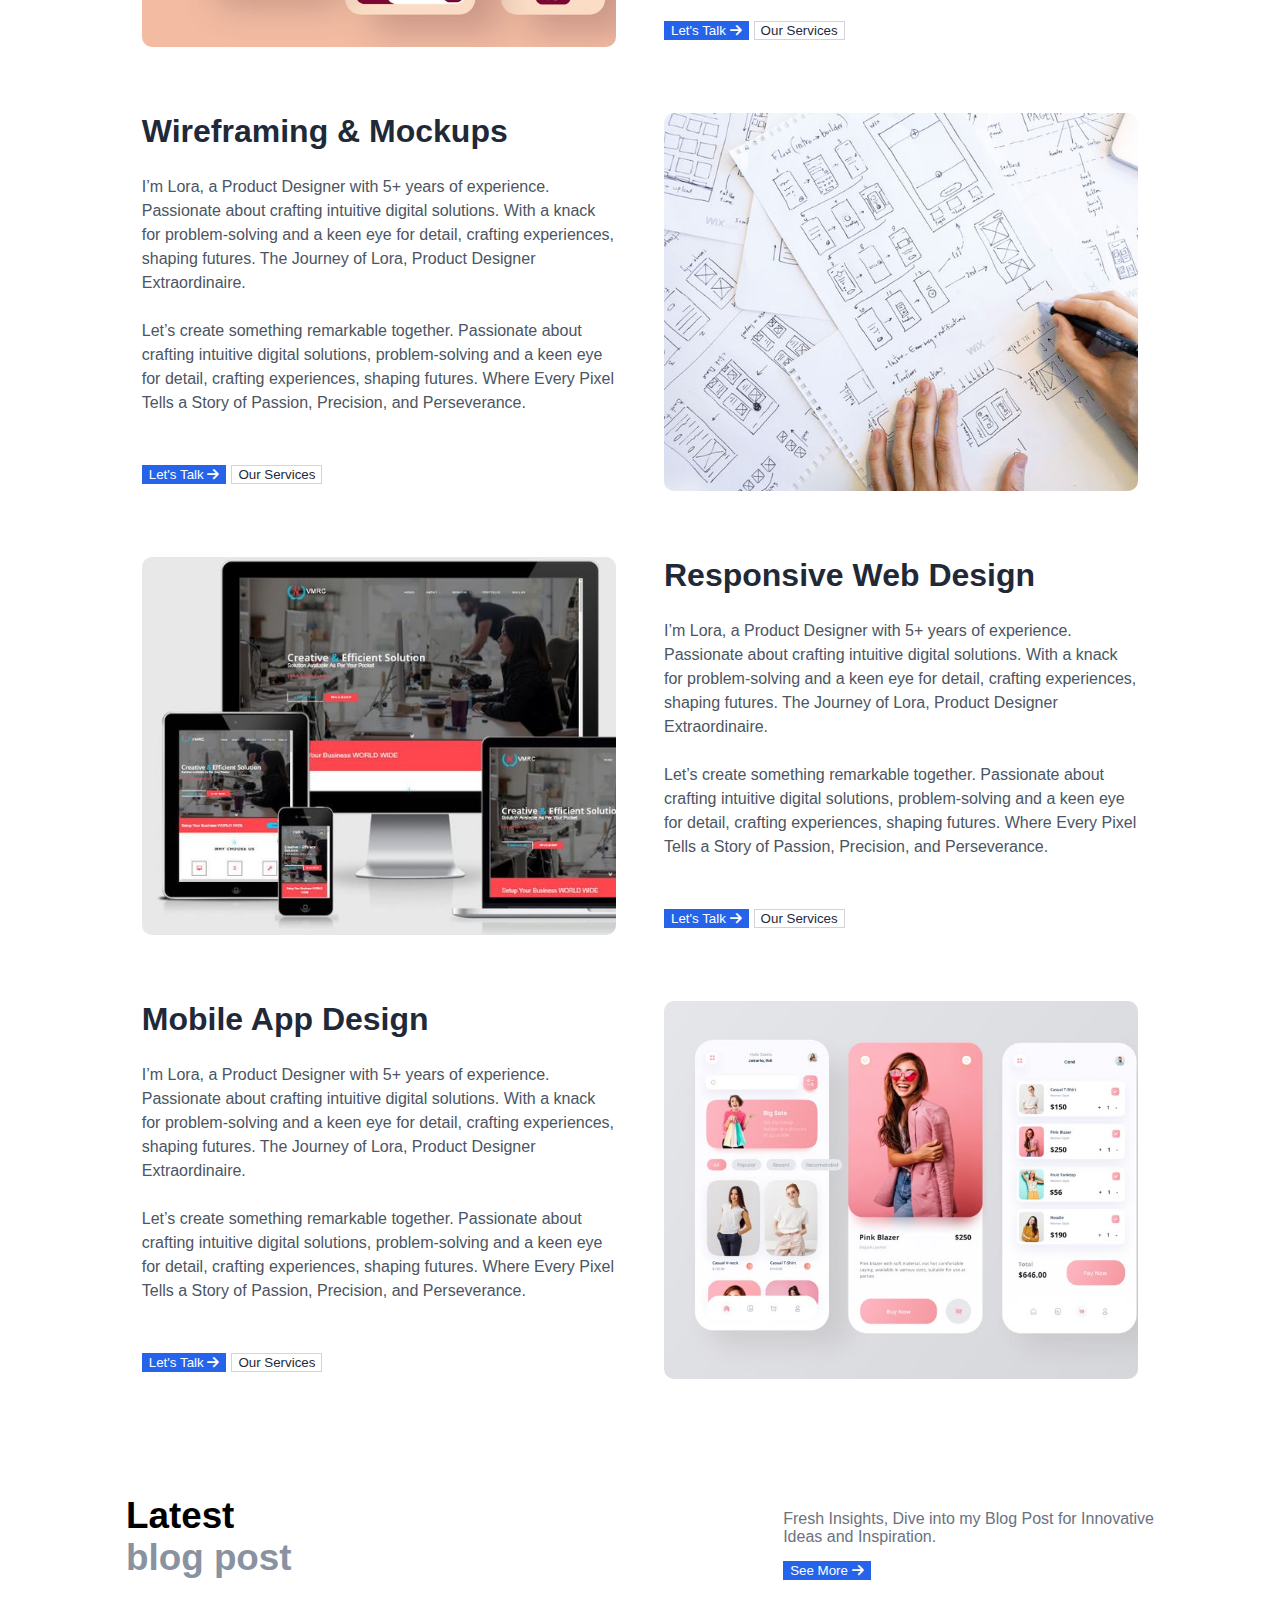
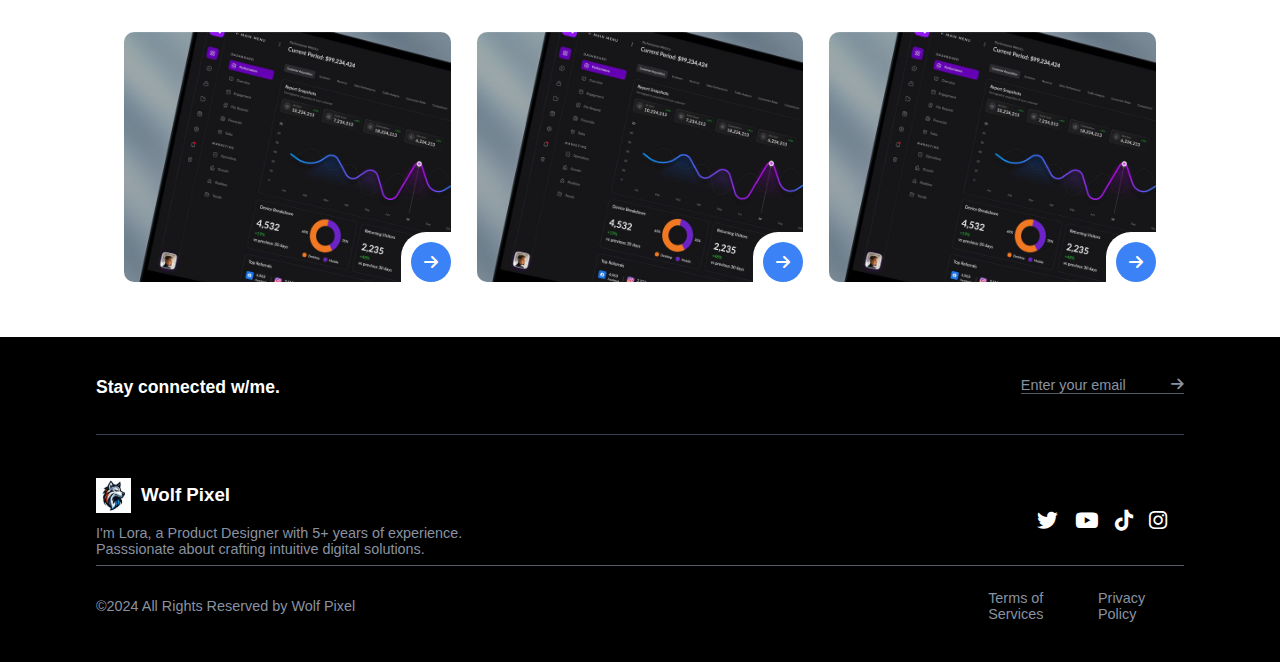
<file: services.html>
<!DOCTYPE html>
<html lang="en">
<head>
    <meta charset="UTF-8">
    <meta name="viewport" content="width=device-width, initial-scale=1.0">
    <title>Create Next App</title>
    <link rel="stylesheet" href="https://cdnjs.cloudflare.com/ajax/libs/font-awesome/6.7.2/css/all.min.css" integrity="sha512-Evv84Mr4kqVGRNSgIGL/F/aIDqQb7xQ2vcrdIwxfjThSH8CSR7PBEakCr51Ck+w+/U6swU2Im1vVX0SVk9ABhg==" crossorigin="anonymous" referrerpolicy="no-referrer" />
    <link rel="stylesheet" href="style.css">
</head>
<body>
    <header>
        <div class="navbar">
            <div class="logo">
                <div class="logo-img"></div>
                Wolf Pixel
            </div>
            <div class="humburger">
                <i class="fa-solid fa-bars"></i>
            </div>
            <ul class="nav-menu">
                <li><a href="index.html">Home</a></li>
                <li><a href="about.html">About</a></li>
                <li><a href="services.html" class="active">Services</a></li>
                <li><a href="portfolio.html">Portfolio</a></li>
                <li><a href="">Resources</a></li>
                    <button class="nav-btn">
                        <a href="contact.html">Let's Talk <i class="fa-solid fa-arrow-right"></i></a>
                    </button> 
            </ul>  
        </div>
    </header>
    <main>
        <div class="services-heading">
            <h1>Explore <span style="color: #8992A0;">My Offerings</span> for You</h1>
            <p>Embark on a Design Journey Discovering Tailored Solutions Infused with Passion, Precision, and <br>
            Purpose to Shape Tomorrow's Experiences</p>
        </div>
        <div class="services-container">
            <div class="services-row">
                <div class="services-img"></div>
                <div class="services-desc">
                    <h2>User Experience Design</h2>
                    <p>I’m Lora, a Product Designer with 5+ years of experience. Passionate about crafting intuitive digital solutions. With a knack for problem-solving and a keen eye for detail, crafting experiences, shaping futures. The Journey of Lora, Product Designer Extraordinaire. <br><br>
                    Let’s create something remarkable together. Passionate about crafting intuitive digital solutions, problem-solving and a keen eye for detail, crafting experiences, shaping futures. Where Every Pixel Tells a Story of Passion, Precision, and Perseverance.</p>
                    <div class="services-buttons">
                        <button class="btn-1 button">Let's Talk <i class="fa-solid fa-arrow-right"></i></button>
                        <button class="btn-2 button">Our Services</button>
                    </div>
                </div>
            </div>
            <div class="services-row">
                <div class="services-desc">
                    <h2>User Interface Design</h2>
                    <p>I’m Lora, a Product Designer with 5+ years of experience. Passionate about crafting intuitive digital solutions. With a knack for problem-solving and a keen eye for detail, crafting experiences, shaping futures. The Journey of Lora, Product Designer Extraordinaire. <br><br>
                    Let’s create something remarkable together. Passionate about crafting intuitive digital solutions, problem-solving and a keen eye for detail, crafting experiences, shaping futures. Where Every Pixel Tells a Story of Passion, Precision, and Perseverance.</p>
                    <div class="services-buttons">
                        <button class="btn-1 button">Let's Talk <i class="fa-solid fa-arrow-right"></i></button>
                        <button class="btn-2 button">Our Services</button>
                    </div>
                </div>
                <div class="services-img" style="background-image: url('img/explore2.jpg'); background-size: cover;"></div>
            </div>
            <div class="services-row">
                <div class="services-img" style="background-image: url('img/explore3.jpg'); background-size: cover;"></div>
                <div class="services-desc">
                    <h2>Product Prototyping</h2>
                    <p>I’m Lora, a Product Designer with 5+ years of experience. Passionate about crafting intuitive digital solutions. With a knack for problem-solving and a keen eye for detail, crafting experiences, shaping futures. The Journey of Lora, Product Designer Extraordinaire. <br><br>
                    Let’s create something remarkable together. Passionate about crafting intuitive digital solutions, problem-solving and a keen eye for detail, crafting experiences, shaping futures. Where Every Pixel Tells a Story of Passion, Precision, and Perseverance.</p>
                    <div class="services-buttons">
                        <button class="btn-1 button">Let's Talk <i class="fa-solid fa-arrow-right"></i></button>
                        <button class="btn-2 button">Our Services</button>
                    </div>
                </div>
            </div>
            <div class="services-row">
                <div class="services-desc">
                    <h2>Wireframing & Mockups</h2>
                    <p>I’m Lora, a Product Designer with 5+ years of experience. Passionate about crafting intuitive digital solutions. With a knack for problem-solving and a keen eye for detail, crafting experiences, shaping futures. The Journey of Lora, Product Designer Extraordinaire. <br><br>
                    Let’s create something remarkable together. Passionate about crafting intuitive digital solutions, problem-solving and a keen eye for detail, crafting experiences, shaping futures. Where Every Pixel Tells a Story of Passion, Precision, and Perseverance.</p>
                    <div class="services-buttons">
                        <button class="btn-1 button">Let's Talk <i class="fa-solid fa-arrow-right"></i></button>
                        <button class="btn-2 button">Our Services</button>
                    </div>
                </div>
                <div class="services-img" style="background-image: url('img/explore4.jpg'); background-size: cover;"></div>
            </div>
            <div class="services-row">
                <div class="services-img" style="background-image: url('img/explore5.jpg'); background-size: cover;"></div>
                <div class="services-desc">
                    <h2>Responsive Web Design</h2>
                    <p>I’m Lora, a Product Designer with 5+ years of experience. Passionate about crafting intuitive digital solutions. With a knack for problem-solving and a keen eye for detail, crafting experiences, shaping futures. The Journey of Lora, Product Designer Extraordinaire. <br><br>
                    Let’s create something remarkable together. Passionate about crafting intuitive digital solutions, problem-solving and a keen eye for detail, crafting experiences, shaping futures. Where Every Pixel Tells a Story of Passion, Precision, and Perseverance.</p>
                    <div class="services-buttons">
                        <button class="btn-1 button">Let's Talk <i class="fa-solid fa-arrow-right"></i></button>
                        <button class="btn-2 button">Our Services</button>
                    </div>
                </div>
            </div>
            <div class="services-row">
                <div class="services-desc">
                    <h2>Mobile App Design</h2>
                    <p>I’m Lora, a Product Designer with 5+ years of experience. Passionate about crafting intuitive digital solutions. With a knack for problem-solving and a keen eye for detail, crafting experiences, shaping futures. The Journey of Lora, Product Designer Extraordinaire. <br><br>
                    Let’s create something remarkable together. Passionate about crafting intuitive digital solutions, problem-solving and a keen eye for detail, crafting experiences, shaping futures. Where Every Pixel Tells a Story of Passion, Precision, and Perseverance.</p>
                    <div class="services-buttons">
                        <button class="btn-1 button">Let's Talk <i class="fa-solid fa-arrow-right"></i></button>
                        <button class="btn-2 button">Our Services</button>
                    </div>
                </div>
                <div class="services-img" style="background-image: url('img/explore6.jpg'); background-size: cover;"></div>
            </div>
            
        </div>
        <div class="blog-post" style="margin-top: 0;">
            <div class="blog-text">
                <h1>Latest <br><span style="color: #8992A0;">blog post</span></h1>
                <div class="blog-details">
                    <p>Fresh Insights, Dive into my Blog Post for Innovative <br>
                     Ideas and Inspiration.</p>
                     <button class="btn-1 button">
                        <a href="">See More <i class="fa-solid fa-arrow-right"></i></a>
                    </button>
                </div>
            </div>
            <div class="blog-boxes">
                <div class="blog-box">
                    <div class="blog-icon-outside">
                        <div class="blog-icon">
                            <i class="fa-solid fa-arrow-right"></i>
                        </div>
                    </div>
                </div>
                <div class="blog-box">
                    <div class="blog-icon-outside">
                        <div class="blog-icon">
                            <i class="fa-solid fa-arrow-right"></i>
                        </div>
                    </div>
                </div>
                <div class="blog-box">
                    <div class="blog-icon-outside">
                        <div class="blog-icon">
                            <i class="fa-solid fa-arrow-right"></i>
                        </div>
                    </div>
                </div>
            </div>
        </div>
    </main>
    <footer>
        <div class="footer-1">
            Stay connected w/me.
            <div class="foot-mail">
                <p>Enter your email</p>
                <i class="fa-solid fa-arrow-right"></i>
            </div>
        </div>
        <div class="footer-2">
            <div class="foot-logo-item">
                <div class="item-logo">
                    <div class="foot-logo"></div>
                    <h3>Wolf Pixel</h3>
                </div>
            <p>I'm Lora, a Product Designer with 5+ years of experience. <br>
            Passsionate about crafting intuitive digital solutions.</p>
            </div>
            <div class="foot-icon">
                <i class="fa-brands fa-twitter"></i>
                <i class="fa-brands fa-youtube"></i>
                <i class="fa-brands fa-tiktok"></i>
                <i class="fa-brands fa-instagram"></i>
            </div>
        </div>
        <div class="footer-3">
            <p>©2024 All Rights Reserved by Wolf Pixel</p>
            <div class="foot-policy">
                <a href="">Terms of Services</a>
                <a href="">Privacy Policy</a>
            </div>
        </div>
    </footer>
    <script src="script.js"></script>
</body>
</html>
</file>
<file: style.css>
*{
    box-sizing: border-box;
    margin: 0;
    font-family: Arial;
}

.navbar{
    height: auto;
    width: 100%;
    min-height: 13vh;
    background-color: #FFFFFF;
    border-bottom: 1px solid rgb(209 213 219);
    display: flex;
    align-items: center;
    justify-content: space-between;
    padding: 0 50px 0 70px;
}

.logo{
    height: auto;
    display: flex;
    align-items: center;
    font-size: 1.3rem;
    font-weight: bold;
    
}

.logo-img{
    background-image: url("img/logo.jpg");
    background-size: cover;
    height: 9vmin;
    width: 9vmin ;
}

.nav-menu{
    list-style: none;
    display: flex;  
    padding: 0;
}

.nav-menu li{
    margin: 0.8rem;
}

.nav-menu a{
    color: #1F2937;
    text-decoration: none;
    transition: all 0.3s ease;
    font-size: 1.1rem;
}

.nav-btn{
    border: 1px solid rgb(209 213 219);
    border-radius: 25px;
    padding: 10px 15px;
    background-color: #FFFFFF;
    color: #1F2937;
}

.nav-btn:hover{
    border: 1px solid #2563EB; 
}

.nav-btn:hover a,
.nav-btn:hover i{
    color: #2563EB;
}

.nav-btn a{
    font-size: 1rem;
    font-weight: normal;
}

.nav-menu li a:hover,
.nav-menu li a.active{
    color: #2563EB;
}

.humburger{
    font-size: 1.5rem;
    cursor: pointer;
    color: black;
    display: none;
}

@media (max-width: 768px){
    .navbar{
        padding: 0 50px 0 10px;
    }

    .logo{
        height: auto;
        margin-left: 40px;
        font-size: 1.09rem;
    }

    .logo-img{
        width: 60px;
        height: 60px;
    }

    .humburger{
        display: block;
    }

    .nav-menu{
        position: fixed;
        top: 85px;
        left: 0;
        background-color: #000000;
        flex-direction: column;
        align-items: center;
        height: 100vh;
        width: 100%;
        display: none;
    }
    
    .nav-menu li{
        margin: 1rem;
    }

    .nav-menu li a{
        color: #fff;
        font-size: 1.2rem;
    }

    .nav-btn{
        border: 1px solid rgb(209 213 219);
        border-radius: 25px;
        padding: 10px 15px;
        background-color: #FFFFFF;
        color: #1F2937;
        margin: 1rem;
    }

    .nav-menu button:hover{
        border: 1px solid #2563EB; 
    }
    
    .nav-menu button a{
        font-size: 1rem;
        font-weight: normal;
    }
    
    .nav-menu li a:hover,
    .nav-menu li a.active{
        color: #2563EB;
    }

    .show{
        display: flex;
    }

    .no-scroll{
        overflow: hidden;
        height: 100vh;
    }

}

/* Intro section */
.intro{
    height: 345px;
    display: flex;
    flex-direction: column;
    justify-content: center;
    align-items: center;
    font-size: 1.85rem;
    margin-top: 50px;
}

.intro h1{
    text-align: center;
    line-height: 1;
    font-weight: 300;
}
.intro span{
    font-weight: 700;
}

.intro-button{
    height: 60px;
    margin-top: 25px;
}

.btn{
    border-radius: 25px;
    padding: 12px 24px;
    font-size: 1rem;   
}

.btn-1{
    background-color: #2563EB;
    border: 1px solid #2563EB;
    color: white;
    margin-right: 5px;
}

.btn-2{
    background-color: white;
    border: 1px solid rgb(209, 213, 219);
    color: #1F2937;
}

/* hero section */
.hero-section{
    height: 500px;
    display: flex;
    justify-content: center;
    
}

.img{
    height: 450px; 
    border-radius: 10px;
}

.hero-img1{
    background-image: url("img/img1.jpg");
    background-size: cover;
    width: 25%;
    margin-right: 25px;
}

.hero-img2{
    background-image: url("img/img2.jpg");
    background-size: cover;
    width: 50%;
}

.my-offerings{
    height: 700px;
    text-align: center;
    padding: 60px 0;
}

.my-offerings h1{
    font-weight: 150;
    font-size: 3.75rem;
    color: #1F2937;
}

.my-offerings p{
    color: #4B5563;
    font-size: 1.09rem;
    margin-top: 16px;
}

.offerings-box{
    margin-top: 30px;
    height: 450px;
    display: flex;
    flex-wrap: wrap;
    justify-content: center;
}

.box{
    height: 225px;
    border: 1px solid rgb(209 213 219);
    border-radius: 10px;
    width: 27%;
    margin: 10px 10px;
    display: flex;
    align-items: center;
}

.box-item{
    height: 170px;
    text-align: left;
    margin-left: 25px;
}

.box-item h4{
    font-size: 1.1rem;
    color: #1f2947;
}
.box-item p{
    font-size: 0.9rem;
    color: #4B5563;
}
.box-img{
    height: 60px;
    width: 60px;
    border-radius: 50%;
    background-color: #DBEAFE;
    display: flex;
    justify-content: center;
    align-items: center;
    font-size: 1.5rem;
    color:#3B82F6;
    margin-bottom: 20px;
}

/* Experience */
.my-experience{
    height: 1200px;
    padding: 60px 30px;
}
.exp-box{
    display : flex;   
    justify-content: center; 
}
.exp-box1{
    height: 300px;
    width: 45%;
     
}

.exp-box1 h1{
    font-size: 3rem;
    font-weight: 300;
}

.exp-box1 p{
    padding-top: 60px;
    font-size : 1rem;
    color: #000000;
}

.exp-box1 li{
    color: #6B7280;
}

.exp-box2{
    height: 300px;
    width: 40%;
    
}

.exp-box2 p{
    font-size: 1rem;
    color: #555b65;
}

.exp-box2 button{
    margin-top: 40px;
}

.exp-box2 a{
    color: white;
    text-decoration: none;
}

.exp-box2-items{
    display: flex;
    justify-content: space-between;
    height: 100px;
    
}
.exp-box2-items p{
    font-size: 0.85rem;
    padding-top: 50px;
}

.exp-btn button{
    border: 1px solid #000000;
    padding: 10px;
    font-size: 0.85rem;
    background-color: #FFFFFF;
}

.exp-img{
    margin-left: 70px;
    margin-bottom: 40px;
    background-image: url("img/img2.jpg");
    background-size: cover;
    height: 450px;
    width: 90%;
    border-radius: 10px;
    
}

.experience{
    height: 100px;
    display: flex;
    margin: 0 100px;
    justify-content: space-evenly;
    align-items: center;
    border-bottom: 1px solid rgb(209 213 219);  
}

.experience-location{
    width: 38%;
    color: #000000; 
}

.experience-location li{
    color: #6B7280;
}

.experience-detail{
    width: 46%;
    display: flex;
    justify-content: space-between;
    
}

/* Work Experience */
.my-work{
    height: 500px;
    padding: 0 24px;
    
}

.my-work h1{
    color: #000000;
    font-weight: 400;
    text-align: center;
    font-size: 2.5rem;
}

.my-work p{
    font-size: 1rem;
    color: #555b65;
    text-align: center;
    padding: 20px 0;
    line-height: 1.5;
    
}

.my-work-list{
    height: 80px;
    margin: 10px 100px;
    display: flex;
    justify-content: space-evenly;
    align-items: center;
    border-bottom: 1px solid rgb(209 213 219);  
}

.work-index{
    height: 40px;
    width: 20%;
    display: flex;
    align-items: center;
}

.index{
    font-size: 1.2rem;
}

.work-address{
    height: 40px;
    width: 60%;
    font-size: 1.1rem;
}

.work-address li{
    color: #6B7280;
    font-size: 0.85rem;
}

.work-icon{
    width: 10%;
    text-align: right;
    font-size: 1.5rem;
}

/* Blog Post */
.blog-post{
    height: 450px;
    padding: 30px 96px;
    margin-top: 30px;
}

.blog-text{
    height: 120px;
    display: flex;
    justify-content: space-between;
    align-items: center;
    margin: 0 30px 10px 30px;
}

.blog-text h1{
    font-size: 2.3rem;
}

.blog-details p{
    margin: 15px 0;
    color: #6B7280;
    font-size: 1rem;
}

.blog-details a{
    text-decoration: none;
    color: #FFFFFF;
}

.blog-boxes{
    margin-top: 20px;
    height: 280px;
    display: flex;
    align-items: center;
    justify-content: center;
    flex-wrap: wrap;
}

.blog-box{
    height: 250px;
    width: 30%;
    background-image: url("img/blog1.jpg");
    background-size: cover;
    display: flex;
    justify-content: flex-end;
    align-items: flex-end;
    border-radius: 10px;
    margin: 13px;
}

.blog-box:hover{
    transform : scale(1.05);
}

.blog-icon-outside{
    height: 50px;
    width: 50px;
    background-color: white;
    position: absolute;
    border-top-left-radius: 50%;
    display: flex;
    justify-content: flex-end;
    align-items: flex-end;
}

.blog-icon{
    height: 40px;
    width: 40px;
    border-radius: 50%;
    background-color: #3B82F6;
    color: #FFFFFF;  
    display: flex;
    justify-content: center;
    align-items: center;
}

/* Footer */
footer{
    height: auto;
    padding: 40px 96px;
    background-color: #000000;
    color: #FFFFFF;
    margin-top: 40px;
}

.footer-1{
    height: auto;
    display: flex;
    border-bottom: 1px solid rgb(55 65 81); 
    justify-content: space-between;
    font-size: 1.1rem;
    font-weight: bold;
}
.foot-mail{
    display: flex;
    width: 15%;
    justify-content: space-between;
    border-bottom: 1px solid rgb(86, 92, 102); 
    margin-bottom: 40px;
    color: #8992A0;
}

.foot-mail{
    font-weight: normal;
    font-size: 0.9rem;
}

.footer-2{
    margin-top: 40px;
    height: auto;
    display: flex;
    align-items: center;
    justify-content: space-between;
    border-bottom: 1px solid rgb(86, 92, 102); 
}

.foot-logo-item{
    height: 90px;
}

.foot-logo-item p{
    color: #8992A0;
    font-size: 0.9rem;
}

.item-logo{
    display: flex;
    height: 40px;
    align-items: center;
    margin-bottom: 10px;
}

.foot-logo{
    height: 35px;
    width: 35px;
    background-image: url("img/logo.jpg");
    background-size: cover;
    margin-right: 10px;
}

.foot-icon{
    width: 15%;
    font-size: 1.3rem;
    display: flex;
    justify-content: space-evenly;
}

.footer-3{
    height: auto;
    margin-top: 24px;
    display: flex;
    justify-content: space-between;
    align-items: center;
    font-size: 0.9rem;
    color: #8992A0;
}

.foot-policy{
    display: flex;
    width: 18%;
    justify-content: space-between;
}

.foot-policy a{
    text-decoration: none;
    color: #8992A0;
}

.foot-policy a:hover{
    color: #FFFFFF;
}

@media (max-width: 768px)
{
    footer{
        height: auto;
        max-height: 300px;
        padding: 20px;
        overflow: auto;
    }

    .footer-1{
        height: auto;
        display: flex;
        font-size: 0.9rem;
        gap: 5px;
        margin-top: 10px;

    }
    .foot-mail{
        display: flex;
        width: 45%;
        justify-content: space-between;
        margin-bottom: 25px;
        font-size: 0.9rem;
    }

    .footer-2{
        margin-top: 15px;
        height: auto;
        display: flex;
        flex-direction: column;
        border-bottom: 1px solid rgb(86, 92, 102); 
    }
    
    .foot-logo-item{
        height: auto;
    }
    
    .foot-logo-item p{
        color: #8992A0;
        font-size: 0.8rem;
    }
    
    .item-logo{
        display: flex;
        height: 40px;
        align-items: center;
        margin-bottom: 10px;
    }
    
    .foot-logo{
        height: 35px;
        width: 35px;
        background-image: url("img/logo.jpg");
        background-size: cover;
        margin-right: 10px;
    }
    .item-logo h3{
        font-size: 0.9rem;
    }

    .foot-icon{
        width: 100%;
        font-size: 1.3rem;
        display: flex;
        margin: 15px 0;
        align-items: center;
        justify-content: start;
        gap: 10px;
    }
    
    .footer-3{
        height: auto;
        margin-top: 10px;
        display: flex;
        flex-direction: column;
        justify-content: space-between;
        align-items: center;
        font-size: 0.7rem;
        color: #8992A0;
        gap: 8px;
    }
    
    .foot-policy{
        display: flex;
        width: 70%;
        justify-content: space-evenly;
        
    }
    
    .foot-policy a{
        text-decoration: none;
        color: #8992A0;
    }
    
    .foot-policy a:hover{
        color: #FFFFFF;
    }
    
}

/* Contact form */
.contact{
    height: 107vh;
    display: flex;
    flex-direction: column;
    align-items: center;
    padding: 32px;
}

.contact h1{
    margin-bottom: 1rem;
    font-size: 3rem;
}

.contact p{
    font-size: 1rem;
    margin-bottom: 4vmin;
    text-align: center;
    color: #4B5563;
    line-height: 1.5;
}

.form{
    display: flex;
    justify-content: center;
    align-items: center;
}

.form-label{
    font-size: 1rem;
    color: #374151;
    margin-bottom: 10px;
    line-height: 2rem;
}

.form-border{
    border: 1px solid #e5e7eb;  
    border-radius: 5px;
    padding: 8px 16px;
    margin-bottom: 1.5vmin;
}

.fullname{
    display: flex;
    gap: 20px;
}

.form-phone{
    display:flex;
    justify-content: space-evenly;
    flex-wrap: wrap;
}

.form-phone select{
    border-top-left-radius: 5px;
    border-bottom-left-radius: 5px;
    border: none;   
    padding: 8px 16px; 
}

.form-phone input{
    border-top-right-radius: 5px;
    border-bottom-right-radius: 5px;
    border: none;   
    outline: none;
    padding: 8px 16px;
    width: 80%;
}

.form-privacy {
    display: flex;
    align-items: center; /* Aligns checkbox and text vertically */
    gap: 8px; /* Adjust spacing between checkbox and text */
    margin-top : 1.2vmin;
}

.form-privacy p{
    line-height: 1.5;
    margin: 0;
}

input[type="checkbox"] {
    width: 16px; /* Adjust size */
    height: 16px;
    vertical-align: middle; /* Helps align checkbox with text */
}

button[type="submit"]{
    background-color: #3B82F6;
    color: #ffffff;
    font-size: 0.9rem;
    padding: 10px 16px;
    border-radius: 20px;
    border: none;
}

.hiddenMsg{
    display: none; 
}

.showMsg{
    text-align: left !important;
    display: block !important;
    margin: 0.1vmin 0 0 0 !important;
    font-size: 2vmin;
    color: red !important;
}

.contact-location{
    height: 230px;
    display: flex;
    background: #EFF6FF;
    justify-content: center;
    padding: 48px 0;
    gap: 3.5rem;
}

.contact-us{
    width: 35%;
}

.contact-us h2{
    color: #3B82F6;
    font-size: 1.1rem;
    margin-bottom: 12px;
    font-weight: 300;
}

.contact-us h1{
    font-size: 1.7rem;
    margin-bottom: 20px;
}

.contact-us p{
    font-size: 1rem;
}

.contact-add{
    margin-top: 18px;
    width: 35%;
    display: flex;
    flex-direction: column;
    gap: 20px;
}

.location-icon{
    display: flex;
    gap: 5px;    
}

.contact-icon{
    height: 24px;
    width: 24px;
    color: #3B82F6;
}

.contact-address h3{
    color: #1F2937;
    font-size: 1rem;
}

.contact-address p{
    color: #4B5563;
    line-height: 1.5;
    font-size: 0.9rem;
}

/* ABOUT PAGE */

.about-heading{
    text-align: center;
    padding: 65px 50px 0 50px;
    display: flex;
    flex-direction: column;
    gap: 20px;
}

.about-heading h1{
    font-size: 3.8rem;
    font-weight: 300;
    color: #1F2937;
}

.about-heading p{
    font-size: 1rem;
    line-height: 1.5;
    color: #9CA3AF;
}

.about-container{
    height: 800px;
    padding: 64px 16px;
    display: flex;
    flex-direction: column;
    gap: 4rem;
}

.about-row{
    height: 300px;
    display: flex;
    justify-content: center;
    gap: 3.5rem;
}


.about-img{
    background-image: url('img/about.jpg');
    background-size: cover;
    height: 300px;
    width: 35%;
    border-radius: 10px;
}

.about-desc{
    height: 300px;
    width: 35%;
    
}

.about-desc h2{
    font-size: 1.7rem;
    color: #1F2937;

}

.about-desc p{
    font-size: 1rem;
    color: #4B5563;
    margin-top: 20px;
    line-height: 1.5;
}

.about-buttons{
    margin-top: 25px;
    display: flex;
}

/* SERVICES PAGE */
.services-heading{
    height: 200px;
    display: flex;
    flex-direction: column;
    align-items: center;
    justify-content: flex-end;
    gap: 20px;
}

.services-heading h1{
    font-weight: 300;
    font-size: 3.5rem;
    color: #1F2937;
}

.services-heading p{
    text-align: center;
    font-size: 1rem;
    color: #9CA3AF;
}

.services-container{
    height: 2730px;
    display: flex;
    flex-direction: column;
    flex-wrap: wrap;
    gap: 4rem;
    padding: 64px 16px;
}

.services-row{
    display: flex;
    height: 380px;
    justify-content: center;
    gap: 3rem;
}

.services-img{
    background-image: url('img/explore1.jpg');
    background-size: cover;
    height: 378px;
    width: 38%;
    border-radius: 10px;
}

.services-desc{
    height: 380px;
    width: 38%;
}

.services-desc h2{
    font-size: 2rem;
    color: #1F2937;

}

.services-desc p{
    font-size: 1rem;
    color: #4B5563;
    margin-top: 25px;
    line-height: 1.5;
}

.services-buttons{
    margin-top: 50px;
    display: flex;
}

/* Portfolio */

.portfolio-heading{
    height: auto;
    display: flex;
    flex-direction: column;
    justify-content: center;
    align-items: center;
    gap: 1.2rem;
    margin-bottom: 3rem;
    margin-top: 4rem;
}

.portfolio-heading h1{
    font-size: 2.8rem;
    font-weight: 300;
    color: #1F2937;    
}

.portfolio-heading p{
    font-size: 1rem;
    line-height: 1.5;
    color: #8b8d92;
}

 .tab-bar{
    display: flex;
    background-color: #f0f0f0;
    border-radius: 40px;
    overflow: hidden;
    width: 100%;
    max-width: 136vmin;
    margin: auto;
    gap: 4.02rem;
}

.tab{
    background-color: transparent;
    padding: 10px 26px;
    font-size: 0.9rem;
    font-weight: 500;
    cursor: pointer;
    border-radius: 25px;
    color: #333;
    transition: all 0.3s ease;
    border: none;
}

.tab:hover{
    background-color: #e0e0e0;
}

.tab.active{
    background-color: #007bff;
    color: white;
} 

.portfolio-container{
    height: auto;
    display: flex;
    flex-wrap: wrap;
    justify-content: center;
    align-items: center;
    margin: 40px 60px;
   
}

.port-card{
    width: 30%;
    height: auto;
    min-height: 30vmin;
    display: flex;
    flex-direction: column;
    gap: 1.2rem;
    margin-bottom: 3rem;
}

.port-card img{
    object-fit: cover;
    width: 48vmin;
    height: 48vmin;
    border-radius: 10px;
}

.port-btn{
    display: flex;
    gap: 0.8rem;
}

.port-btn button{
    border: 2px solid #007bff;
    background-color: transparent;
    color: #007bff;
    padding: 8px 18px;
    border-radius: 25px;
}

.port-card h3{
    font-size: 1.2rem;
    font-weight: 600;
    color: #1F2937;  
}

@media (max-width : 600px){
    .portfolio-heading{
        height: auto;
        display: flex;
        flex-direction: column;
        justify-content: center;
        align-items: center;
        gap: 1rem;
        margin: 35px 10px;
        text-align: center;
    }
    
    .portfolio-heading h1{
        font-size: 1.7rem;   
    }
    
    .portfolio-heading p{
        font-size: 0.8rem;
        line-height: 1.5;
        color: #8b8d92;
    }


    .tab{
        display: none;
    }

    .portfolio-container{
        height: auto;
        display: flex;
        flex-wrap: wrap;
        flex-direction: column;
        justify-content: center;
        align-items: center;
        margin: 40px 30px;
        
    }
    
    .port-card{
        width: 100%;
        height: auto;
        min-height: 100px;
        display: flex;
        flex-direction: column;
        gap: 1rem;
        align-items: center;
        margin-bottom: 3rem;
       
    }
    
    .port-card img{
        object-fit: cover;
        width: 250px;
        height: 250px;
        border-radius: 10px;
    }
    
    .port-btn{
        display: flex;
        gap: 1rem;
    }
    
    .port-btn button{
        font-size: 0.8rem;
        padding: 8px 13px;
        border-radius: 25px;
    }
    
    .port-card h3{
        font-size: 1rem;
    }
}
</file>
